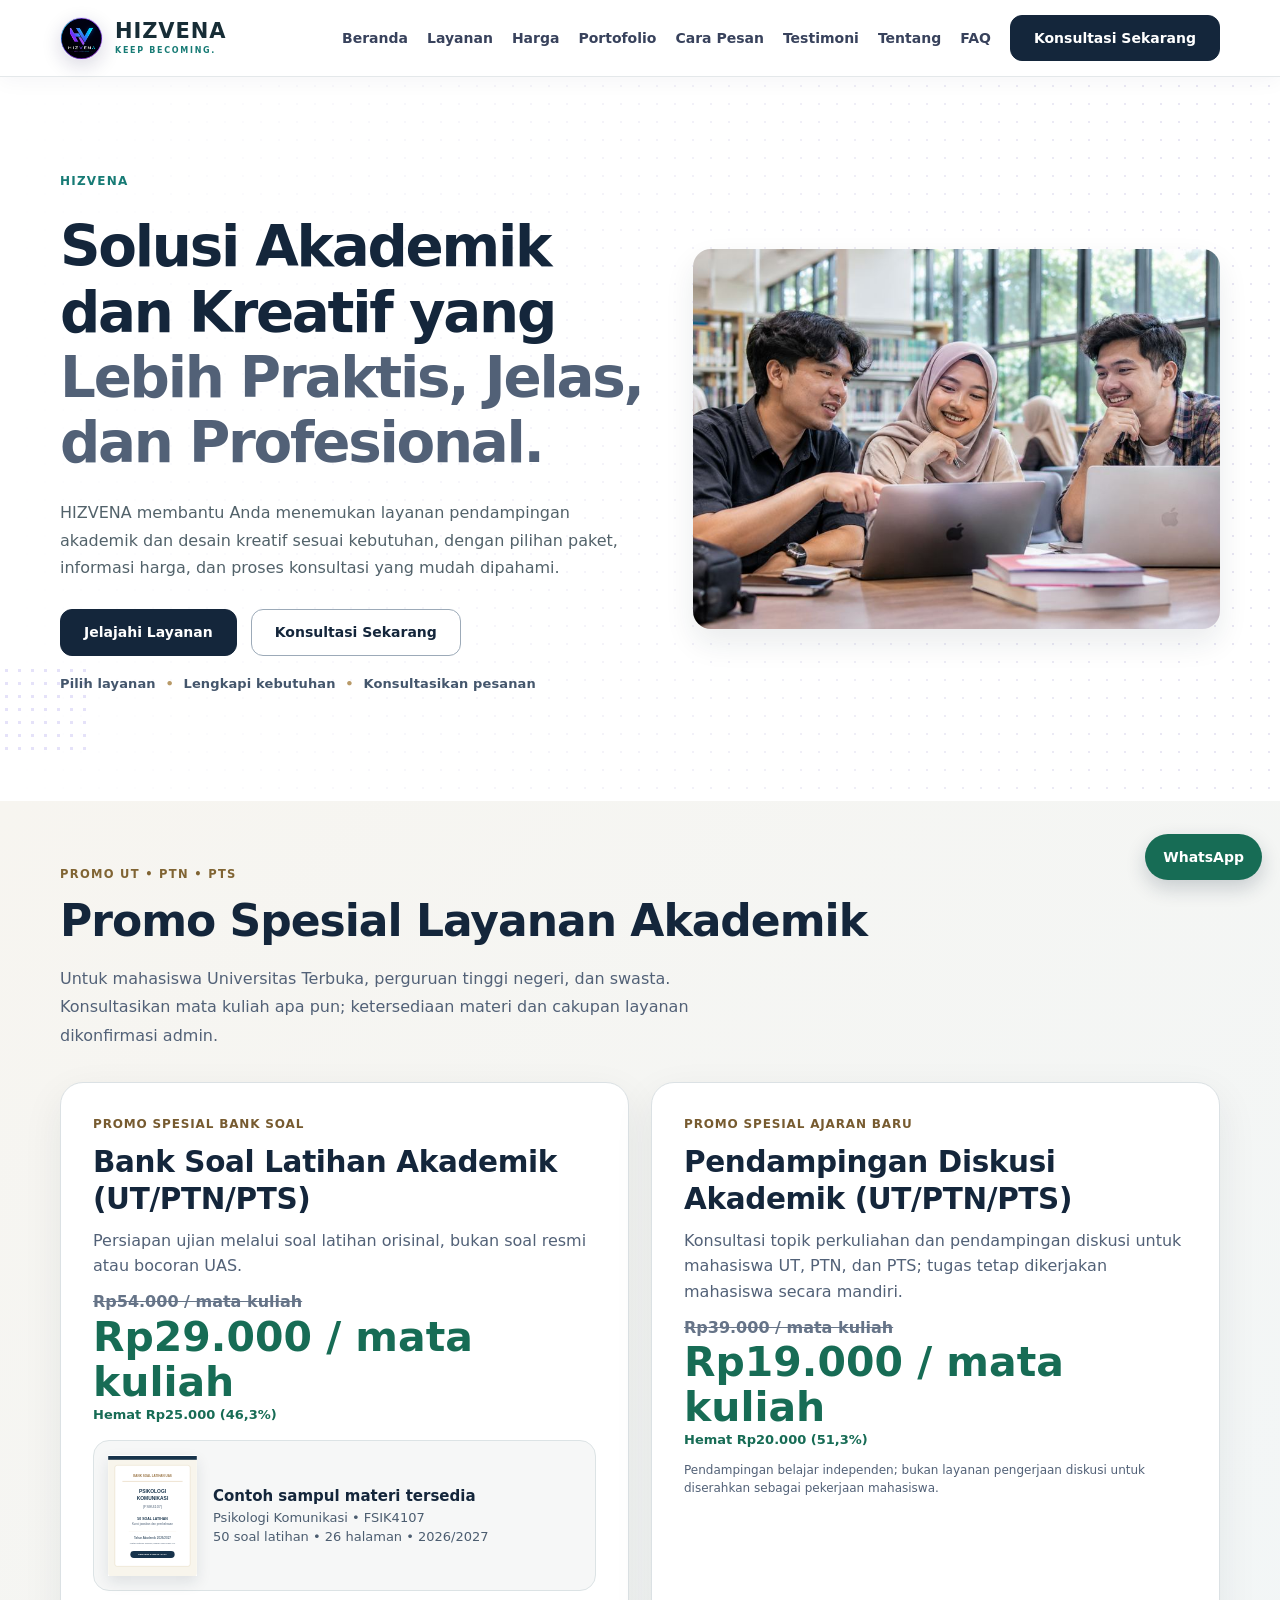
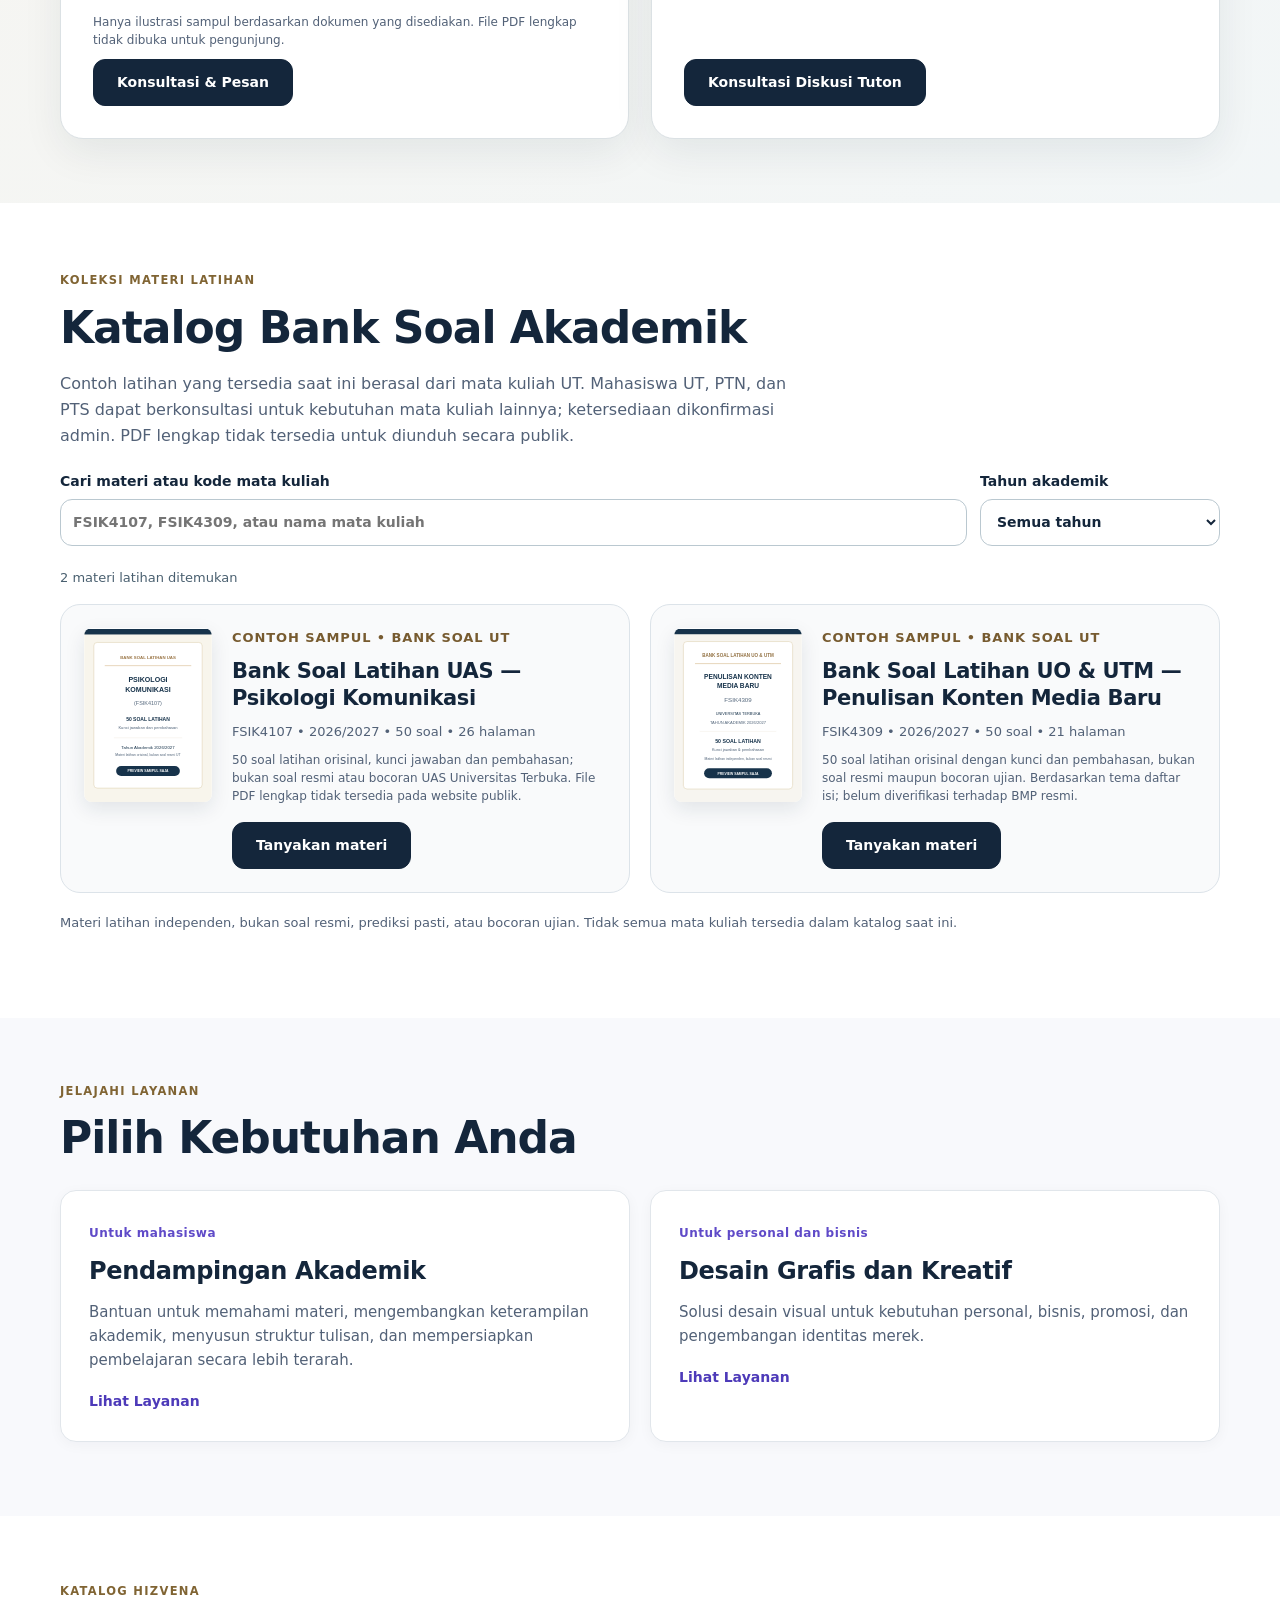
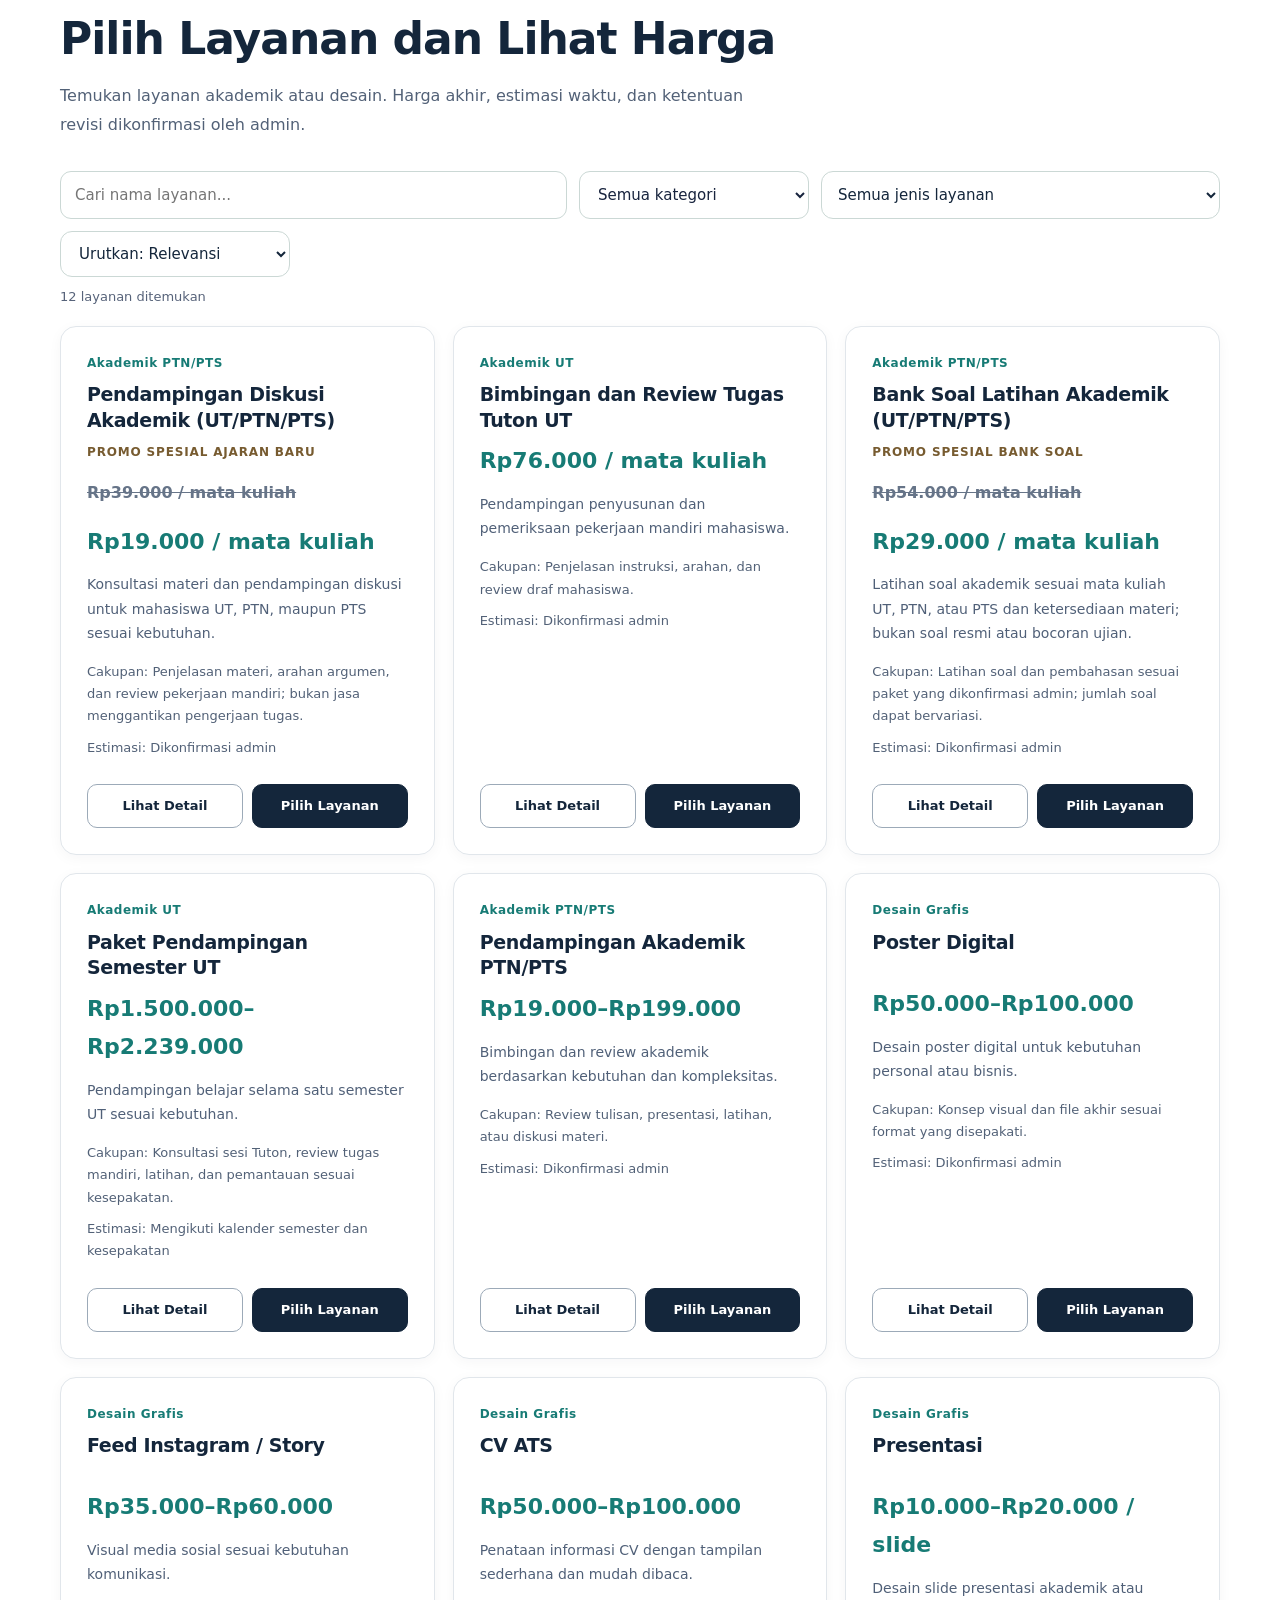
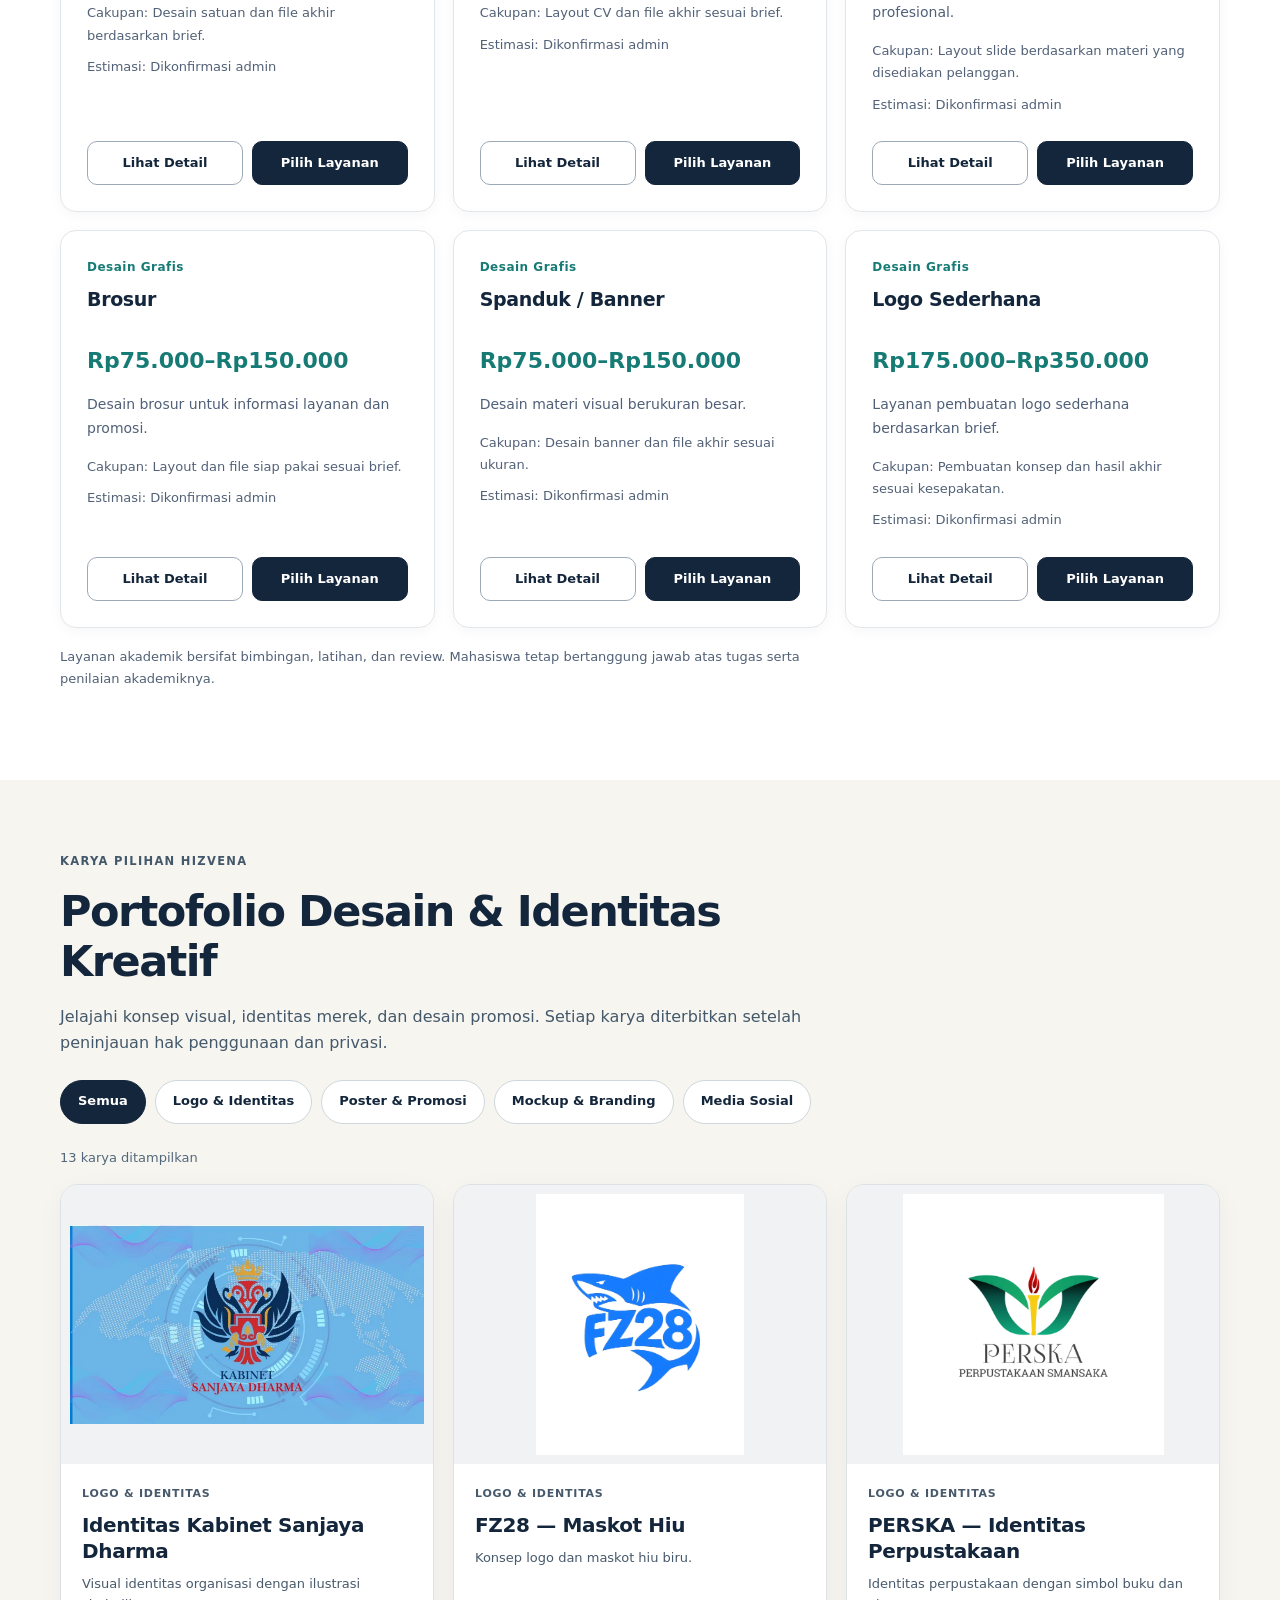
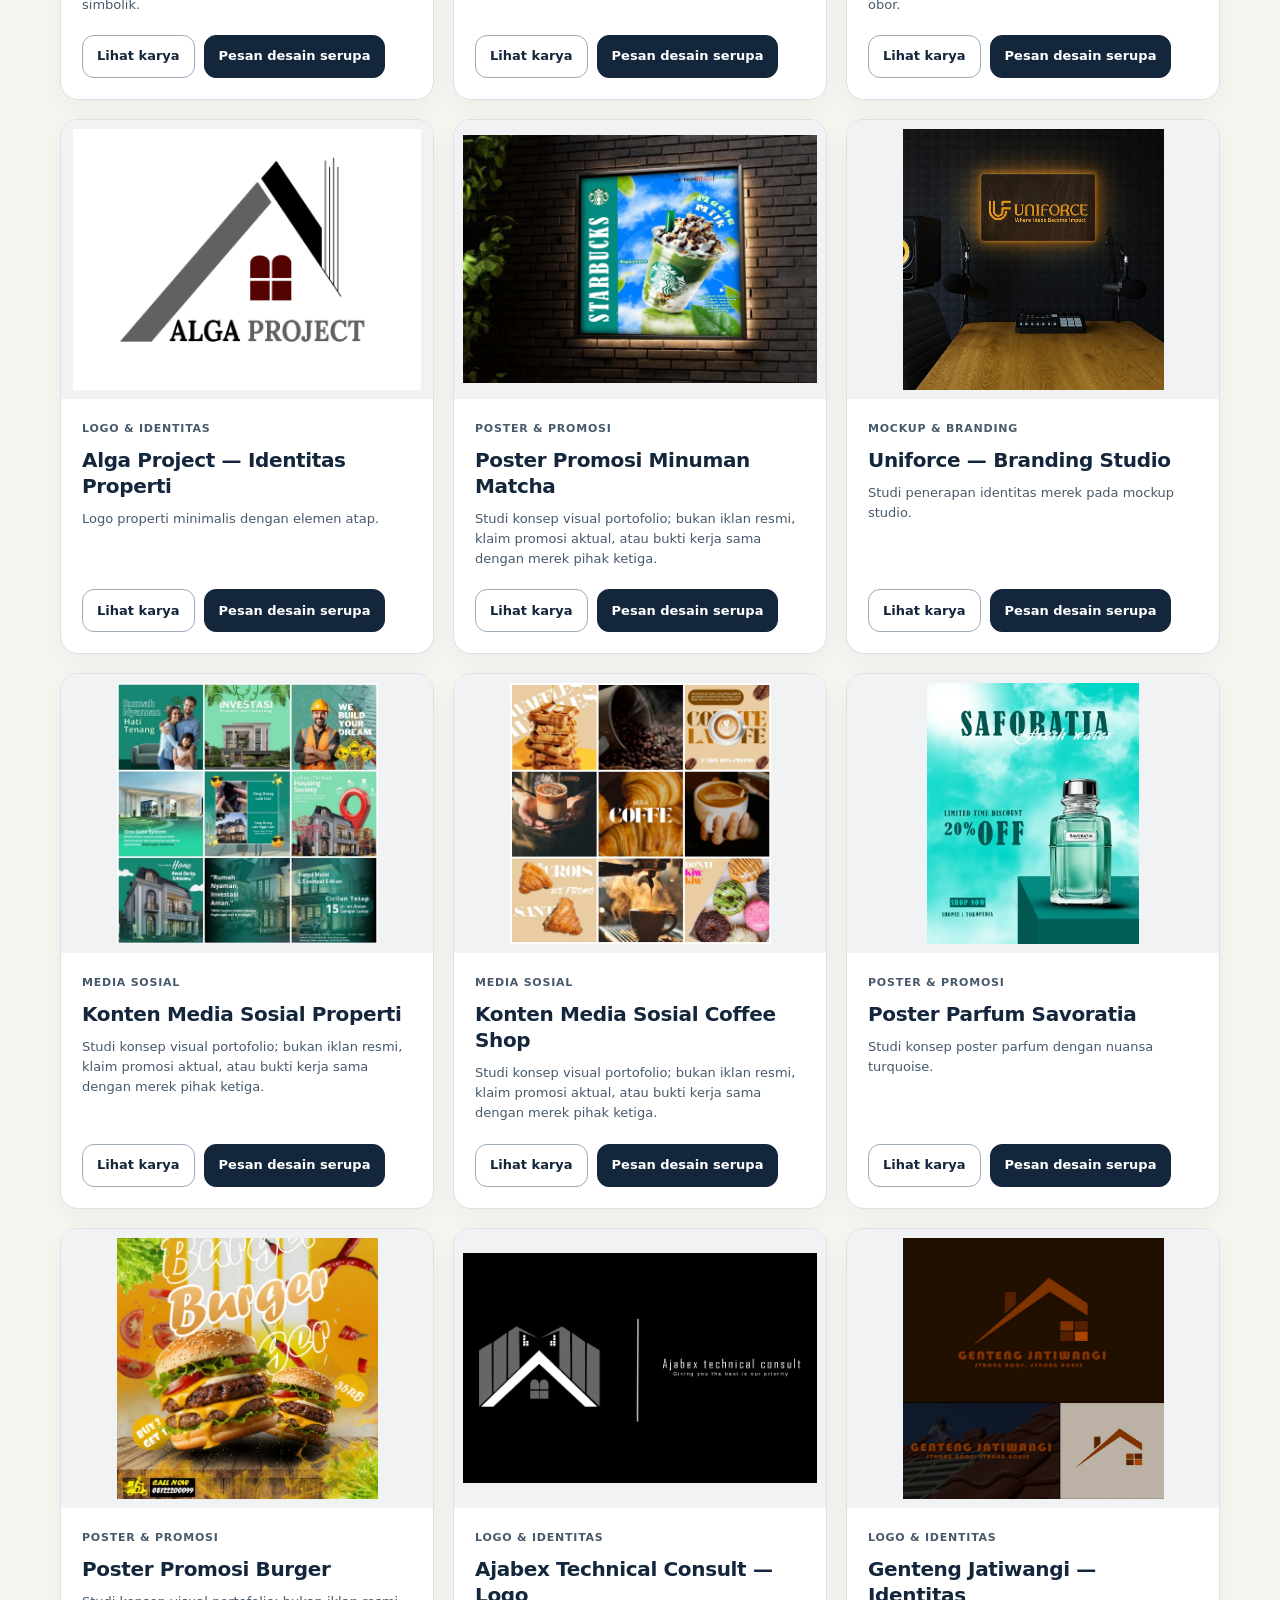
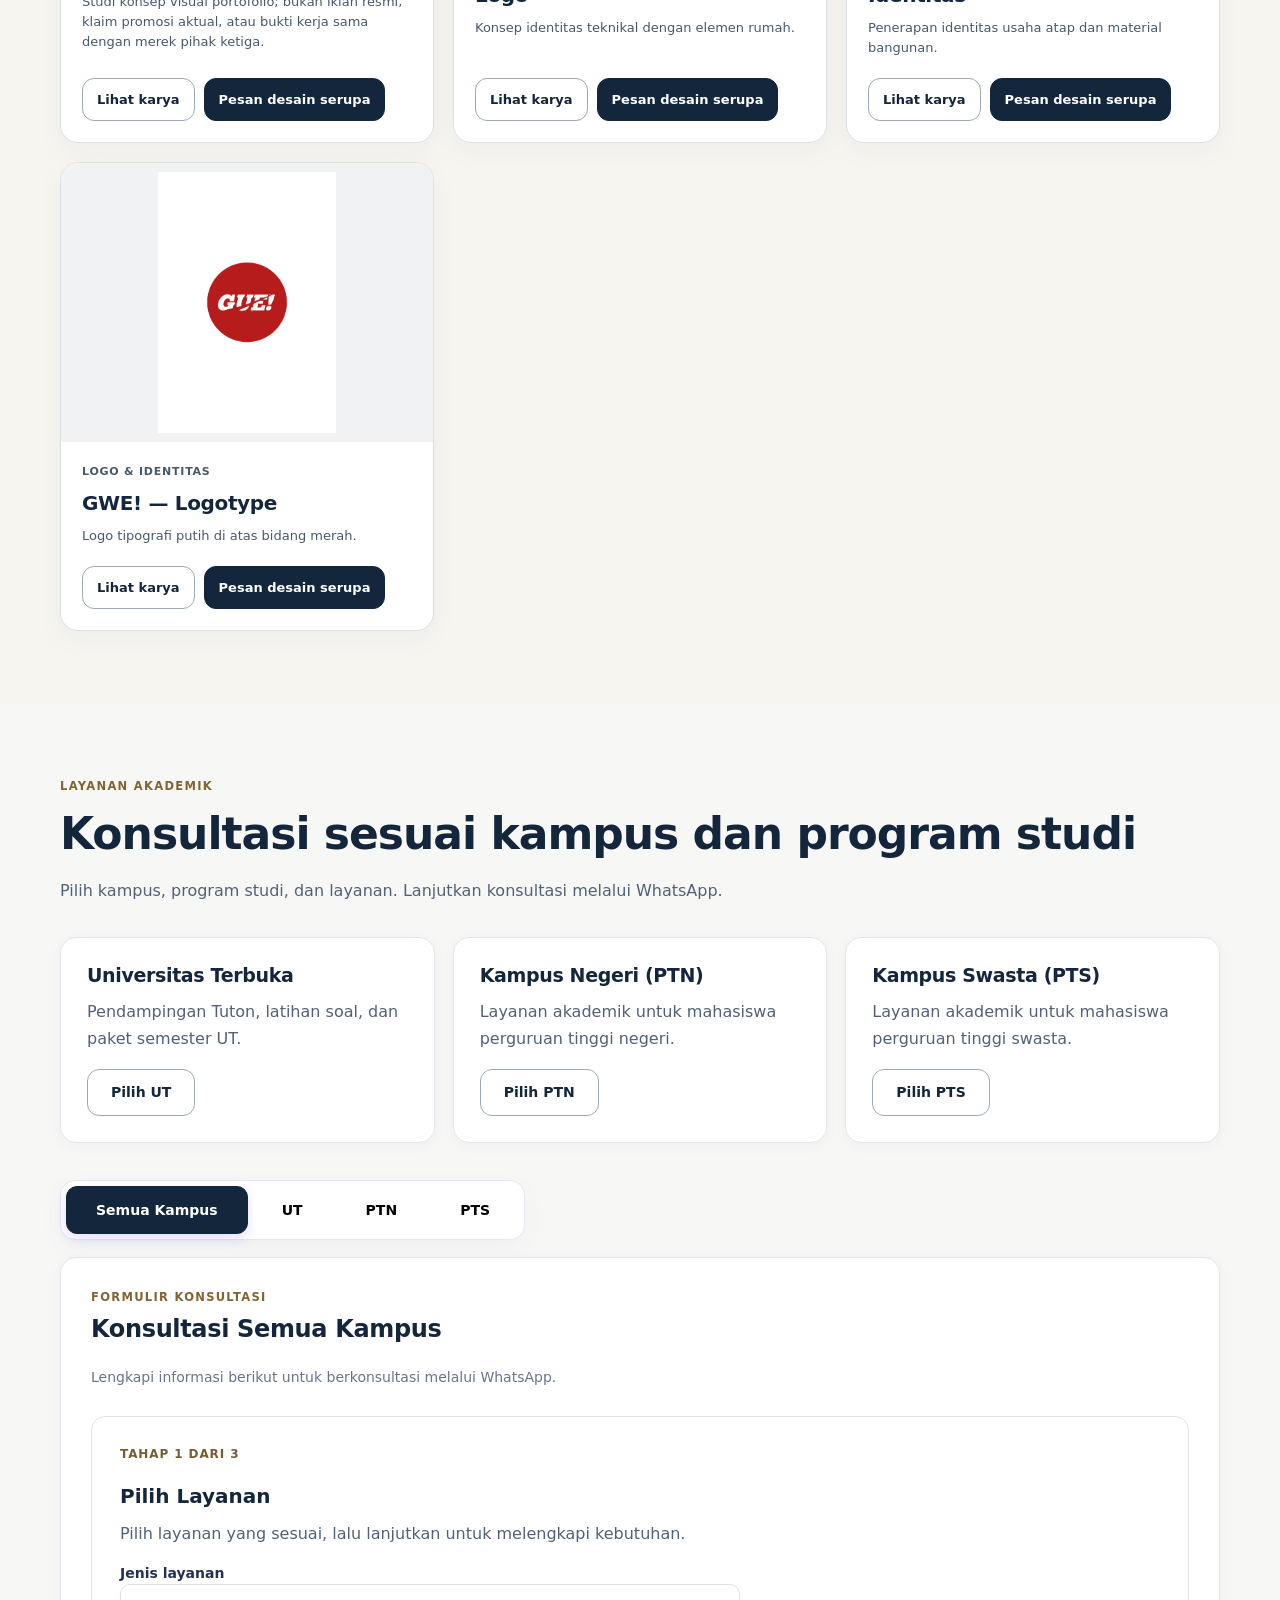
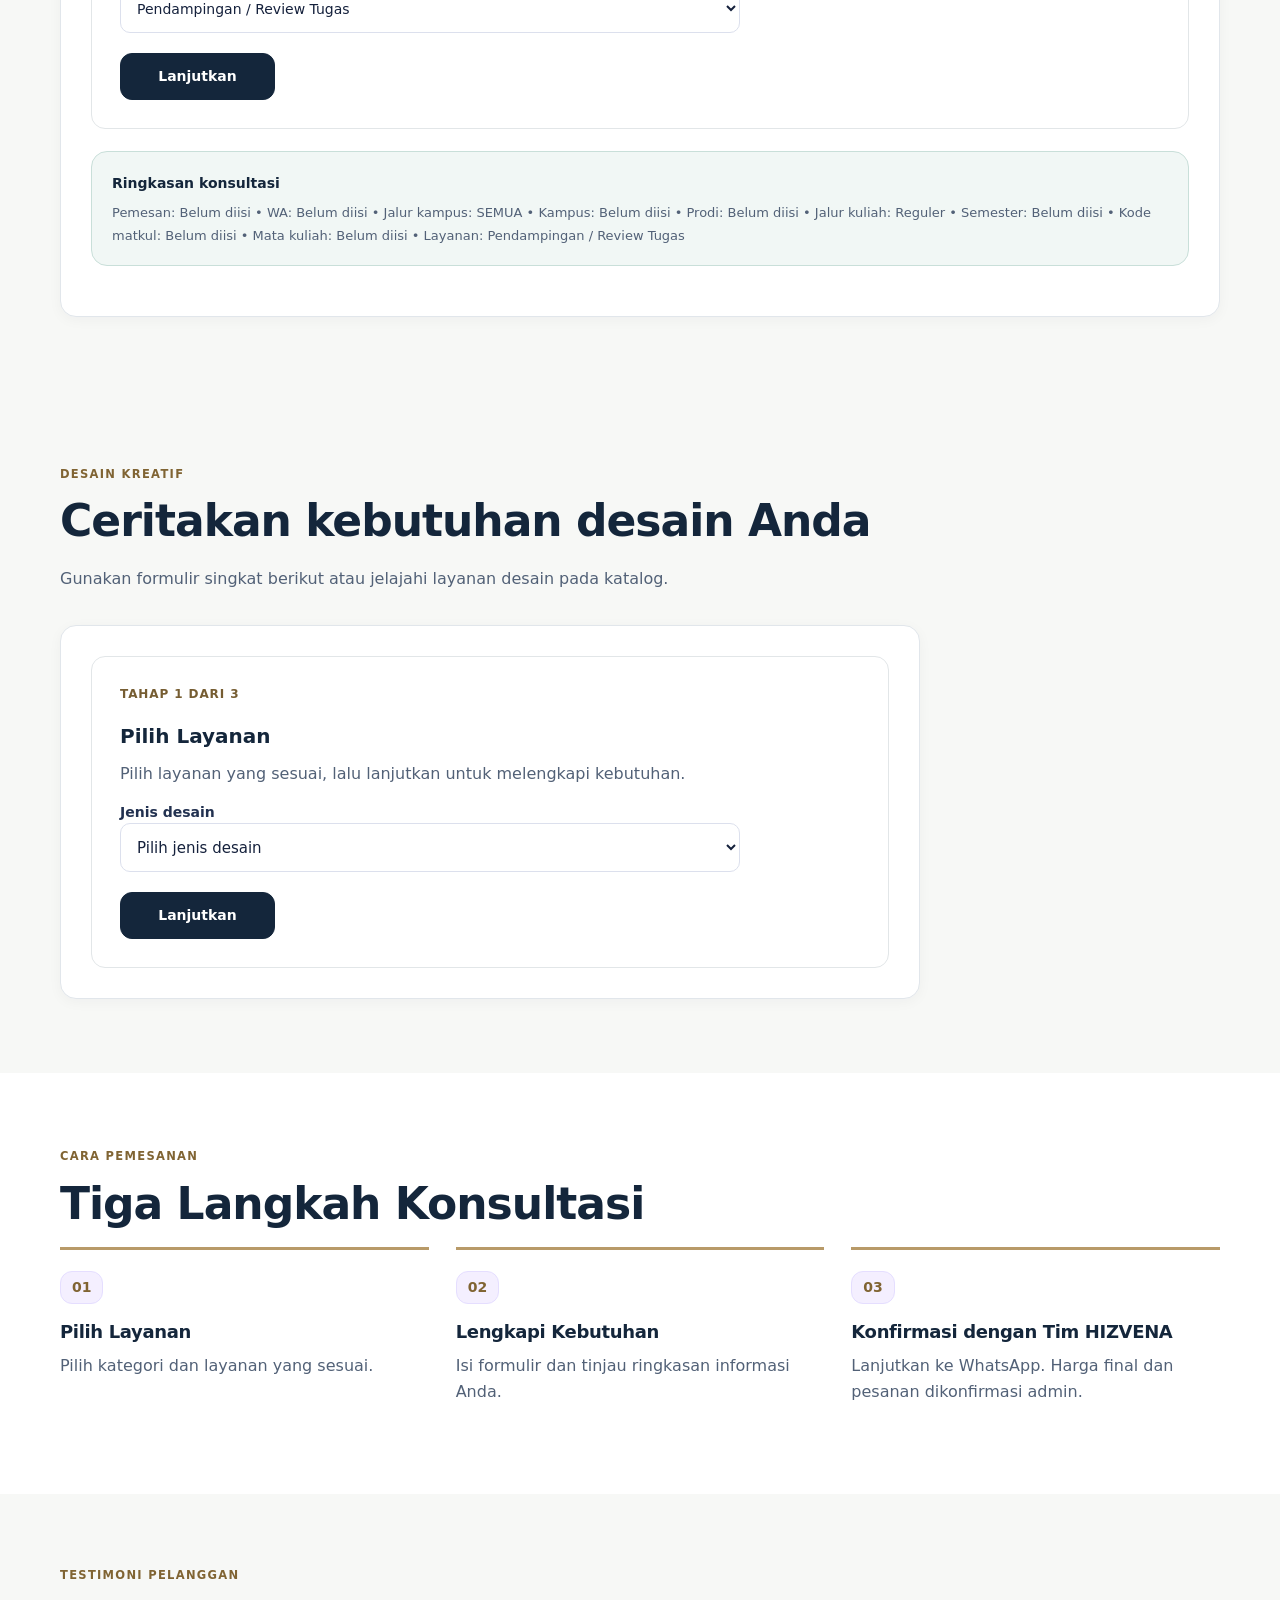
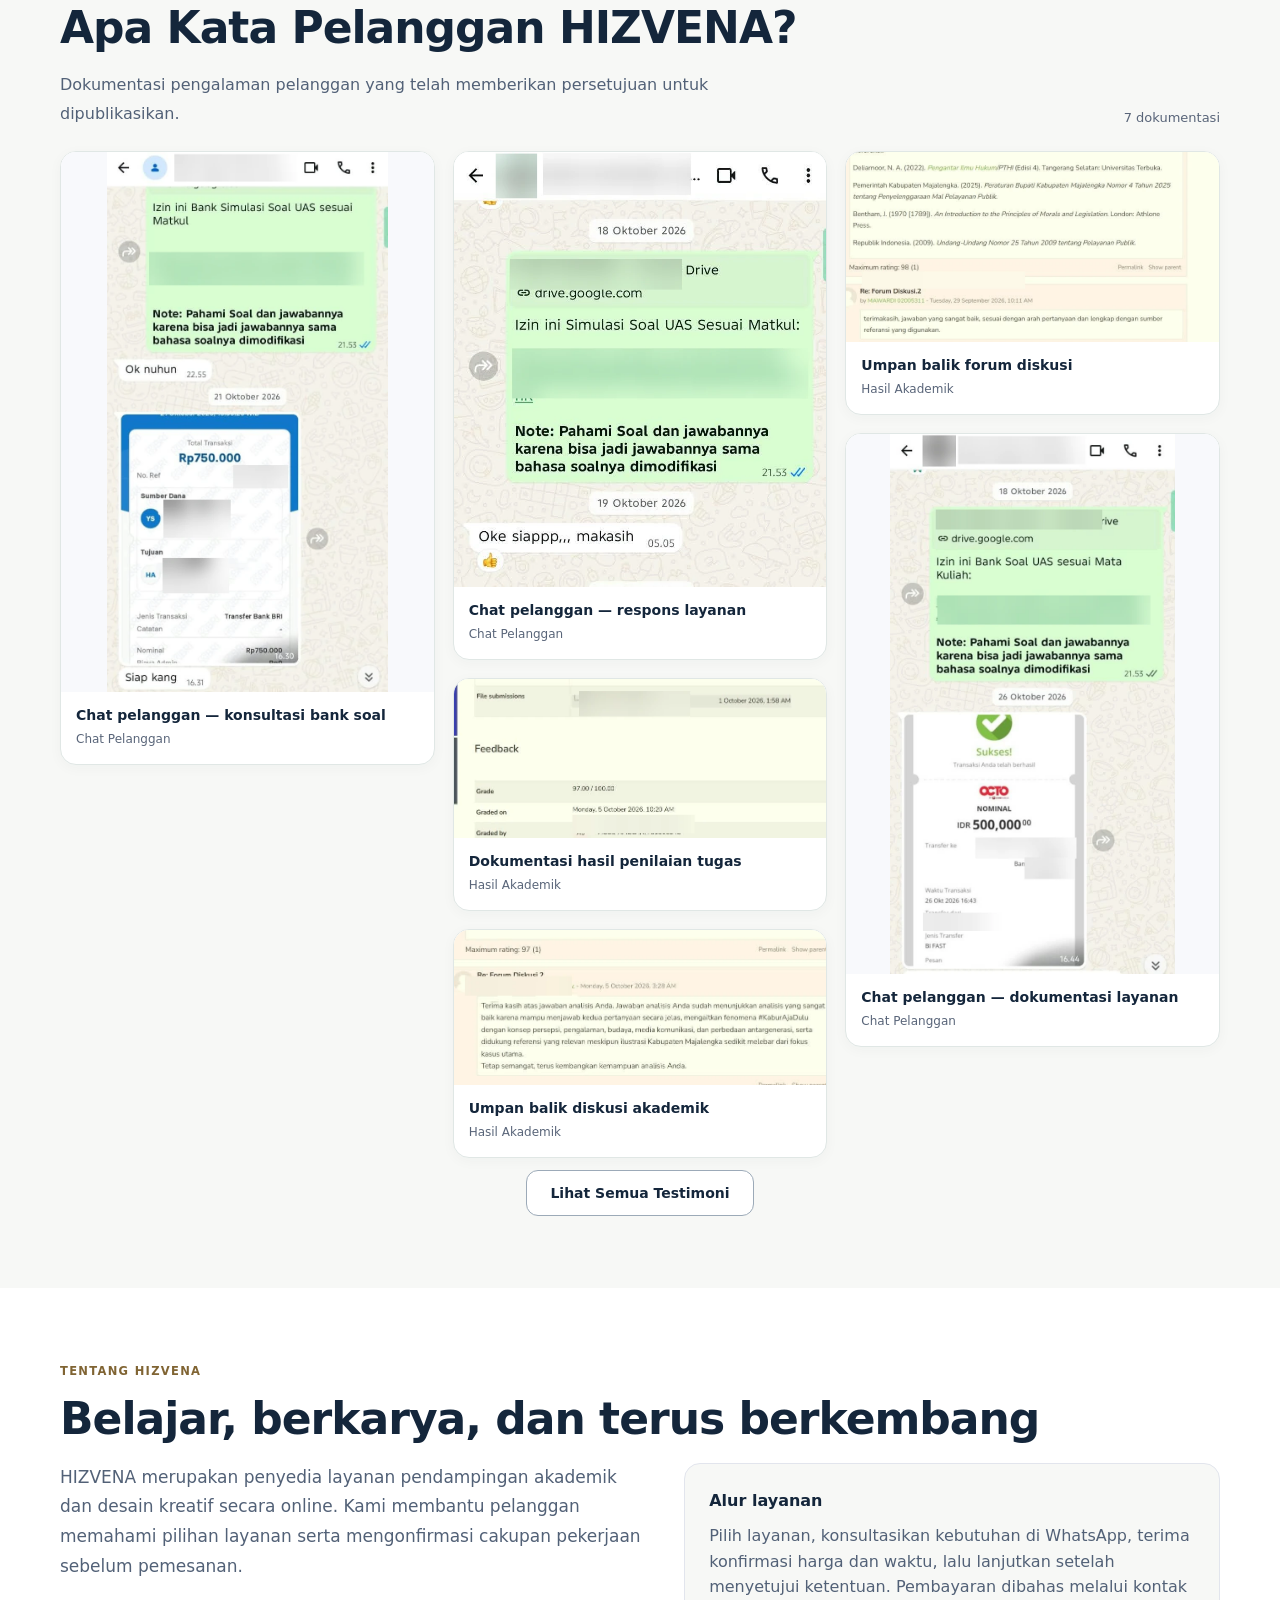
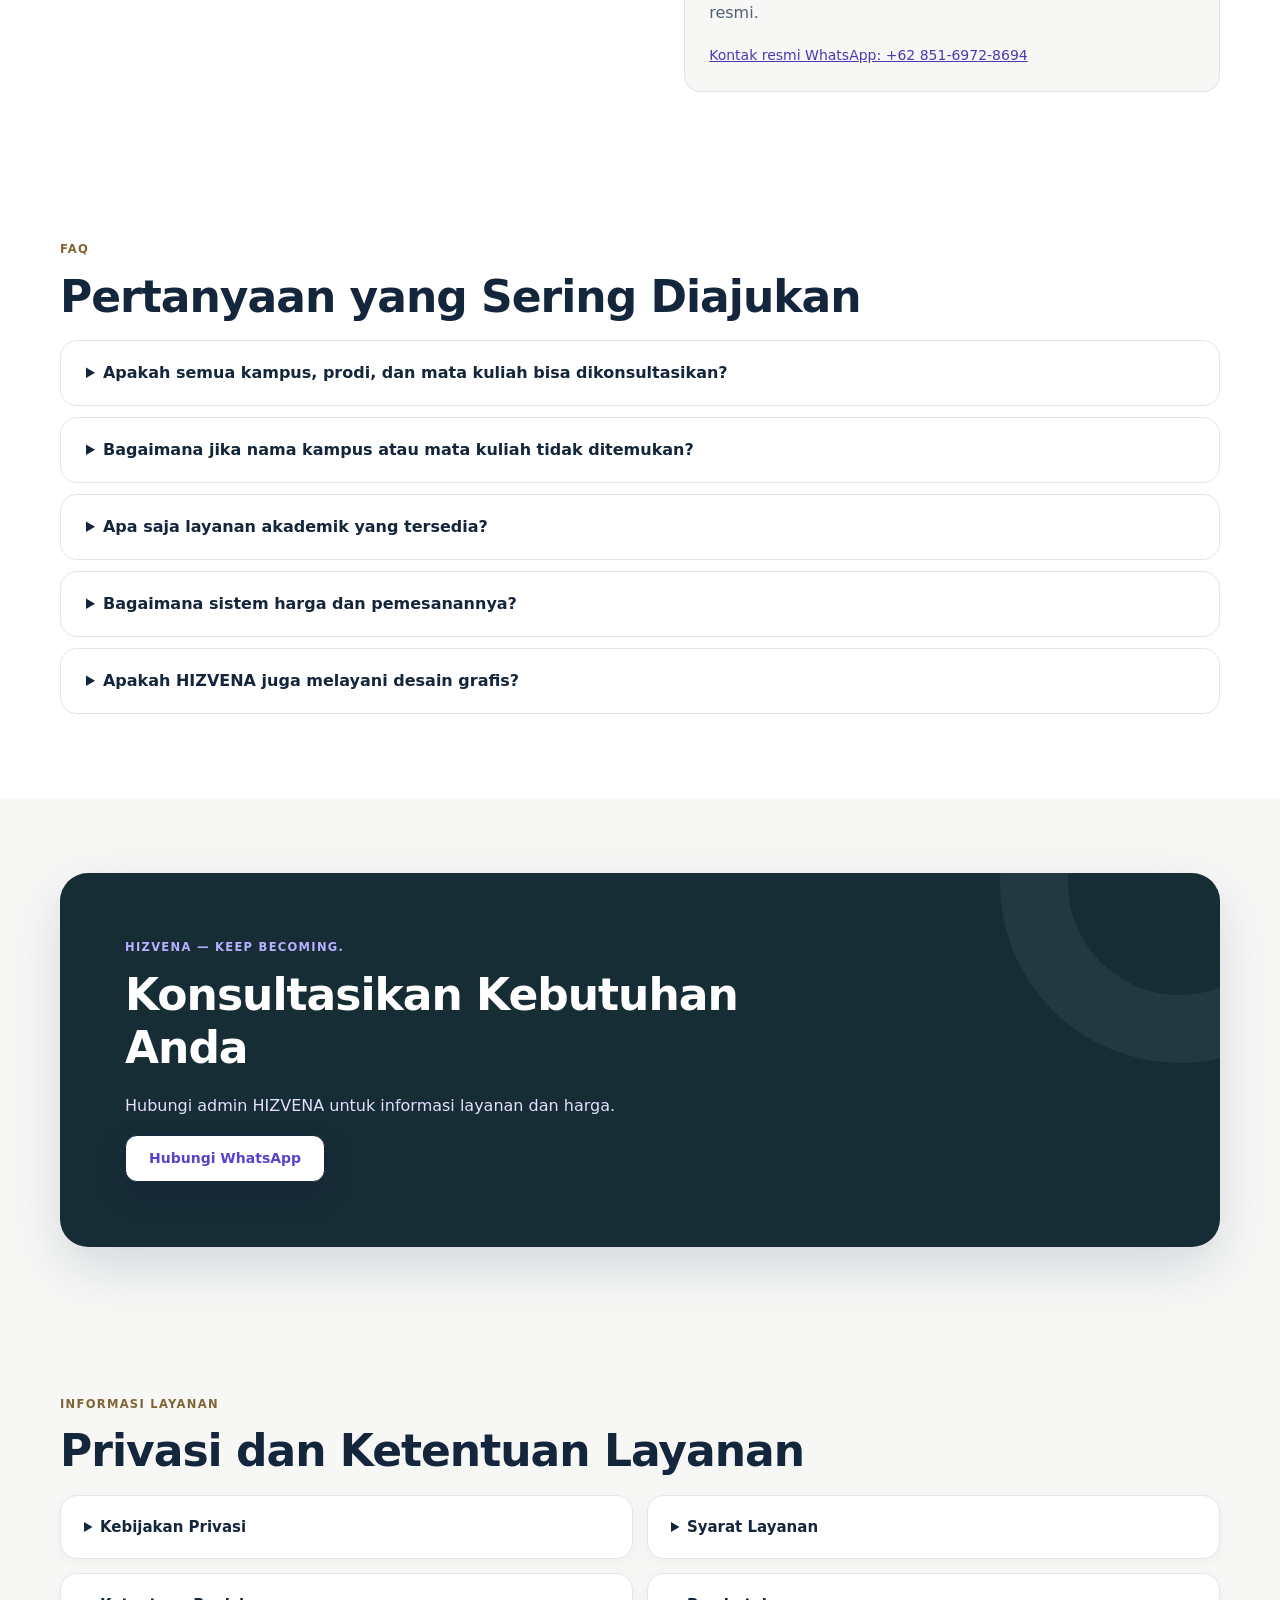
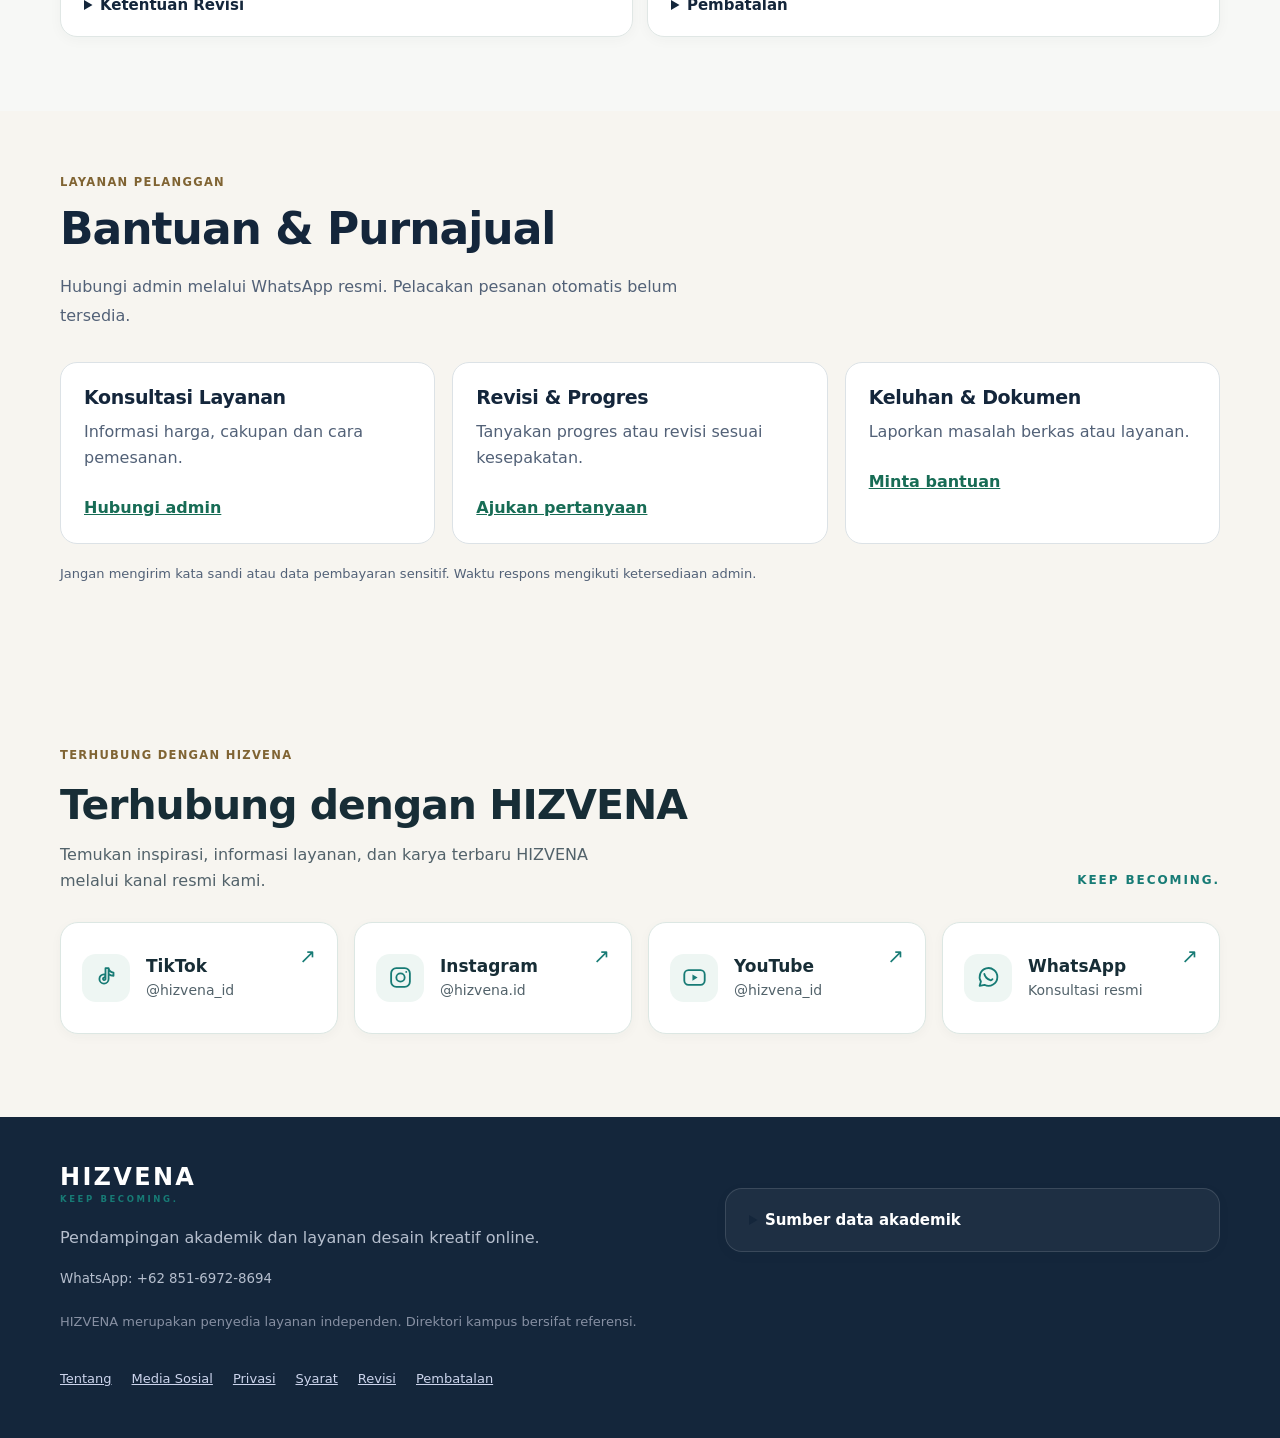
<file: index.html>
<!doctype html>
<html lang="id"><head><meta charset="utf-8"><meta name="viewport" content="width=device-width,initial-scale=1">
<title>HIZVENA — Layanan Akademik dan Desain Kreatif | KEEP BECOMING.</title>
<meta name="description" content="HIZVENA menyediakan pendampingan akademik dan desain kreatif. Jelajahi layanan dan konsultasikan kebutuhan melalui WhatsApp."><meta name="robots" content="index,follow"><link rel="canonical" href="https://hizvena.pages.dev/">
<meta name="theme-color" content="#14263B"><meta name="referrer" content="strict-origin-when-cross-origin"><link rel="preload" as="image" href="./assets/hero-campus-natural.jpg" fetchpriority="high"><link rel="icon" type="image/png" sizes="160x160" href="./assets/hizvena-favicon.png"><meta property="og:title" content="HIZVENA — KEEP BECOMING."><meta property="og:description" content="Pendampingan akademik dan desain kreatif dalam satu layanan online."><meta property="og:type" content="website"><meta property="og:url" content="https://hizvena.pages.dev/">
<style>
:root{--navy:#0b1020;--violet:#7c5cff;--gray:#5b6578;--pale:#f5f3ff;--cyan:#35d6ff}*{box-sizing:border-box}html{scroll-behavior:smooth}body{margin:0;color:var(--navy);background:#fff;font:16px/1.65 system-ui,-apple-system,Segoe UI,sans-serif}a{text-decoration:none;color:inherit}button,input,textarea,select{font:inherit}button{cursor:pointer}.wrap{width:min(1150px,92%);margin:auto}header{position:sticky;top:0;z-index:9;background:#fffd;border-bottom:1px solid #e9eaf5;backdrop-filter:blur(13px)}.nav{min-height:74px;display:flex;align-items:center;justify-content:space-between;gap:15px}.brand{font-size:25px;font-weight:900;letter-spacing:2px}.brand small{display:block;font-size:9px;letter-spacing:3px;line-height:1;color:var(--violet)}nav{display:flex;align-items:center;gap:20px;font-size:14px}nav a:hover{color:var(--violet)}.btn{display:inline-flex;align-items:center;justify-content:center;border:0;border-radius:14px;padding:12px 21px;font-weight:700;background:var(--violet);color:white;min-height:46px}.btn:hover{filter:brightness(.92)}.btn.secondary{background:white;color:var(--violet);border:1px solid #d9d2ff}.menu{display:none;border:1px solid #ddd;background:white;border-radius:10px;padding:8px 12px}.hero{padding:90px 0;background:radial-gradient(circle at 85% 25%,#ebe4ff,transparent 36%),linear-gradient(115deg,#fff,#f8f7ff)}.heroGrid{display:grid;grid-template-columns:1.2fr .8fr;gap:38px;align-items:center}.eyebrow{color:var(--violet);font-size:13px;font-weight:850;letter-spacing:2px;text-transform:uppercase}h1{font-size:clamp(39px,5.3vw,70px);line-height:1.13;letter-spacing:-2.2px;margin:13px 0 20px}h1 span{color:var(--violet)}h2{font-size:clamp(29px,3.5vw,45px);line-height:1.2;letter-spacing:-1px;margin:8px 0 17px}h3{line-height:1.25;margin:0 0 10px}p{margin:0 0 16px;color:var(--gray)}.hero p{font-size:18px}.actions{display:flex;gap:10px;flex-wrap:wrap;margin-top:23px}.pills{display:flex;flex-wrap:wrap;gap:8px;margin-top:25px}.pill{border:1px solid #e4e2f0;background:white;border-radius:99px;padding:7px 12px;font-size:13px}.photo{border-radius:32px;min-height:340px;background:linear-gradient(145deg,#151a3a,#7359cc 65%,#35d6ff);color:white;padding:35px;display:flex;flex-direction:column;justify-content:flex-end;box-shadow:0 25px 70px #41348c30;position:relative;overflow:hidden}.photo:before{content:"";position:absolute;width:260px;height:260px;border-radius:50%;border:65px solid #ffffff13;top:-80px;right:-60px}.photo b{font-size:35px;line-height:1.2;z-index:1}.photo em{font-size:13px;opacity:.8;z-index:1}section{padding:76px 0}section.alt{background:#f8f8fe}.intro{max-width:690px;margin-bottom:25px}.cards{display:grid;grid-template-columns:repeat(3,1fr);gap:18px}.card{background:white;border:1px solid #e9e8f2;border-radius:21px;padding:26px;box-shadow:0 8px 30px #09122d05}.card:hover{border-color:#cfc4ff}.card .symbol{font-size:32px}.card .price{font-size:26px;font-weight:850;color:var(--violet);line-height:1.3}.card small{color:var(--gray)}.card a{margin-top:12px}.features{display:grid;grid-template-columns:repeat(3,1fr);gap:14px}.feature{padding:16px;background:#f6f4ff;border-radius:15px;font-weight:650}.tabs{display:flex;gap:8px;flex-wrap:wrap;margin:22px 0}.tab{padding:11px 20px;background:white;border:1px solid #ddd9f2;border-radius:12px}.tab[aria-selected=true]{background:var(--violet);color:white}.form{background:white;border:1px solid #e5e4f0;border-radius:24px;padding:25px;box-shadow:0 12px 55px #101a3710}.fields{display:grid;grid-template-columns:repeat(2,1fr);gap:18px}.field{display:flex;flex-direction:column;gap:5px;font-weight:650;font-size:14px}.field input,.field select,.field textarea{border:1px solid #d9dce6;border-radius:11px;padding:12px;width:100%;background:white;color:var(--navy)}.field:focus-within input,.field:focus-within select,.field:focus-within textarea{outline:2px solid #c8b9ff}.full{grid-column:1/-1}.hint{font-size:13px;color:var(--gray);margin-top:14px}.listing{display:grid;grid-template-columns:repeat(3,1fr);gap:16px}.listing .card{display:flex;flex-direction:column}.listing .btn{margin-top:auto}.steps{display:grid;grid-template-columns:repeat(4,1fr);gap:18px}.step{border-top:3px solid var(--violet);padding-top:13px}.step b{color:var(--violet)}.testimonial{min-height:230px;background:var(--pale);border:1px dashed #c9c0ee;border-radius:20px;display:flex;flex-direction:column;align-items:center;justify-content:center;text-align:center;padding:22px}.testimonial span{font-size:32px;color:var(--violet)}details{background:white;border:1px solid #e7e7f1;border-radius:15px;padding:18px 22px;margin-bottom:11px}summary{font-weight:750;cursor:pointer}details p{margin-top:12px}footer{background:#0b1020;color:white;padding:50px 0}footer p,footer small{color:#b6bfce}footer .brand{color:white}.notice{font-size:13px;color:#778198;margin-top:20px}a:focus-visible,button:focus-visible{outline:3px solid var(--cyan);outline-offset:3px}@media(max-width:800px){.heroGrid{grid-template-columns:1fr}.photo{min-height:240px}.cards,.features,.listing{grid-template-columns:repeat(2,1fr)}.steps{grid-template-columns:repeat(2,1fr)}nav{display:none;position:absolute;top:74px;left:0;right:0;background:white;padding:20px;flex-direction:column;align-items:stretch;box-shadow:0 20px 20px #0001}nav.open{display:flex}.menu{display:inline-block}}@media(max-width:550px){.hero{padding:55px 0}.cards,.features,.listing,.steps,.fields{grid-template-columns:1fr}.wrap{width:min(92%,500px)}section{padding:55px 0}h1{letter-spacing:-1.4px}.photo{min-height:190px}.card{padding:22px}}
</style><link rel="stylesheet" href="./assets/design-v2.css"><link rel="stylesheet" href="./assets/directory-v3.css"><link rel="stylesheet" href="./assets/design-v4.css"><link rel="stylesheet" href="./assets/polish-v5.css"><link rel="stylesheet" href="./assets/signature-v6.css"><link rel="stylesheet" href="./assets/professional-v8.css"><link rel="stylesheet" href="./assets/final-v10.css"><link rel="stylesheet" href="./assets/public-v11.css"><link rel="stylesheet" href="./assets/testimonials-v12.css"><link rel="stylesheet" href="./assets/customer-ux-v13.css"><link rel="stylesheet" href="./assets/v17-premium.css"><link rel="stylesheet" href="./assets/v18-premium.css"><link rel="stylesheet" href="./assets/ut-promo-v18-2.css"><link rel="stylesheet" href="./assets/ut-library-v18-3.css"><link rel="stylesheet" href="./assets/portfolio-v18-5.css"></head><body>
<header><div class="wrap nav"><a class="brand" href="#top" aria-label="Beranda HIZVENA"><img src="./assets/hizvena-favicon.png" width="43" height="43" alt="" loading="eager" style="border-radius:50%;object-fit:cover;flex:none"><span>HIZVENA<small>KEEP BECOMING.</small></span></a><button class="menu" id="menu" aria-controls="nav" aria-label="Buka menu" aria-expanded="false"><span aria-hidden="true">☰</span></button><nav id="nav"><a href="#top">Beranda</a><a href="#layanan">Layanan</a><a href="#katalog">Harga</a><a href="#portofolio">Portofolio</a><a href="#cara-pemesanan">Cara Pesan</a><a id="testimonialNavLink" href="#testimoni" hidden>Testimoni</a><a href="#tentang">Tentang</a><a href="#faq">FAQ</a><a class="btn" href="https://wa.me/6285169728694" target="_blank" rel="noopener noreferrer">Konsultasi Sekarang</a></nav></div></header>
<main id="top"><div class="hero"><div class="wrap heroGrid"><div><div class="eyebrow">HIZVENA</div><h1>Solusi Akademik dan Kreatif yang<br><span>Lebih Praktis, Jelas, dan Profesional.</span></h1><p>HIZVENA membantu Anda menemukan layanan pendampingan akademik dan desain kreatif sesuai kebutuhan, dengan pilihan paket, informasi harga, dan proses konsultasi yang mudah dipahami.</p><div class="actions"><a class="btn" href="#katalog">Jelajahi Layanan</a><a class="btn secondary" href="https://wa.me/6285169728694" target="_blank" rel="noopener noreferrer">Konsultasi Sekarang</a></div><p class="v18-microcopy">Pilih layanan <span aria-hidden="true">•</span> Lengkapi kebutuhan <span aria-hidden="true">•</span> Konsultasikan pesanan</p></div><div class="hero-art" style="position:relative"><div class="photo photo-natural clean-hero" role="img" aria-label="Tiga mahasiswa Indonesia berdiskusi di perpustakaan kampus"></div></div></div></div>

<section id="ut-promo" class="ut-promo" aria-labelledby="ut-promo-title"><div class="wrap"><div class="eyebrow">PROMO UT • PTN • PTS</div><h2 id="ut-promo-title">Promo Spesial Layanan Akademik</h2><p class="intro">Untuk mahasiswa Universitas Terbuka, perguruan tinggi negeri, dan swasta. Konsultasikan mata kuliah apa pun; ketersediaan materi dan cakupan layanan dikonfirmasi admin.</p><p class="v18-error" data-promo-alert hidden>Harga promo belum dapat diverifikasi secara otomatis. Silakan konfirmasi harga terbaru dengan admin.</p><div class="ut-promo-grid">
<article class="ut-promo-card" data-promo-id="ut-bank"><span class="ut-promo-label">PROMO SPESIAL BANK SOAL</span><h3 data-promo-name>Bank Soal Latihan Akademik (UT/PTN/PTS)</h3><p>Persiapan ujian melalui soal latihan orisinal, bukan soal resmi atau bocoran UAS.</p><div><div class="ut-promo-old" data-promo-original>Rp54.000 / mata kuliah</div><div class="ut-promo-new" data-promo-price>Rp29.000 / mata kuliah</div><div class="ut-promo-save">Hemat Rp25.000 (46,3%)</div></div><div class="ut-preview"><img src="./assets/cover-fsik4107.svg" width="89" height="121" loading="lazy" alt="Pratinjau sampul Bank Soal Psikologi Komunikasi FSIK4107"><div class="ut-preview-detail"><strong>Contoh sampul materi tersedia</strong>Psikologi Komunikasi • FSIK4107<br>50 soal latihan • 26 halaman • 2026/2027</div></div><p class="ut-preview-note">Hanya ilustrasi sampul berdasarkan dokumen yang disediakan. File PDF lengkap tidak dibuka untuk pengunjung.</p><button class="btn" type="button" data-promo-action>Konsultasi &amp; Pesan</button></article>
<article class="ut-promo-card" data-promo-id="ut-diskusi"><span class="ut-promo-label">PROMO SPESIAL AJARAN BARU</span><h3 data-promo-name>Pendampingan Diskusi Akademik (UT/PTN/PTS)</h3><p>Konsultasi topik perkuliahan dan pendampingan diskusi untuk mahasiswa UT, PTN, dan PTS; tugas tetap dikerjakan mahasiswa secara mandiri.</p><div><div class="ut-promo-old" data-promo-original>Rp39.000 / mata kuliah</div><div class="ut-promo-new" data-promo-price>Rp19.000 / mata kuliah</div><div class="ut-promo-save">Hemat Rp20.000 (51,3%)</div></div><p class="ut-preview-note">Pendampingan belajar independen; bukan layanan pengerjaan diskusi untuk diserahkan sebagai pekerjaan mahasiswa.</p><button class="btn" type="button" data-promo-action>Konsultasi Diskusi Tuton</button></article>
</div></div></section>
<section id="ut-library" class="ut-library" aria-labelledby="ut-library-title"><div class="wrap"><div class="ut-library-header"><div class="eyebrow">KOLEKSI MATERI LATIHAN</div><h2 id="ut-library-title">Katalog Bank Soal Akademik</h2><p>Contoh latihan yang tersedia saat ini berasal dari mata kuliah UT. Mahasiswa UT, PTN, dan PTS dapat berkonsultasi untuk kebutuhan mata kuliah lainnya; ketersediaan dikonfirmasi admin. PDF lengkap tidak tersedia untuk diunduh secara publik.</p></div><div class="ut-library-tools"><label for="ut-library-query">Cari materi atau kode mata kuliah<input id="ut-library-query" type="search" placeholder="FSIK4107, FSIK4309, atau nama mata kuliah" autocomplete="off"></label><label for="ut-library-year">Tahun akademik<select id="ut-library-year"><option value="">Semua tahun</option></select></label></div><p id="ut-library-count" class="ut-library-count" role="status" aria-live="polite">Memuat daftar materi...</p><div id="ut-library-results" class="ut-library-results"><p class="ut-library-state">Memuat katalog sampul...</p></div><p class="ut-help-note">Materi latihan independen, bukan soal resmi, prediksi pasti, atau bocoran ujian. Tidak semua mata kuliah tersedia dalam katalog saat ini.</p></div></section>
<section class="service-paths" id="layanan"><div class="wrap"><div class="eyebrow">JELAJAHI LAYANAN</div><h2>Pilih Kebutuhan Anda</h2><div class="two-paths"><a class="path-card" href="#katalog" data-catalog-filter="akademik"><span>Untuk mahasiswa</span><h3>Pendampingan Akademik</h3><p>Bantuan untuk memahami materi, mengembangkan keterampilan akademik, menyusun struktur tulisan, dan mempersiapkan pembelajaran secara lebih terarah.</p><strong>Lihat Layanan</strong></a><a class="path-card" href="#katalog" data-catalog-filter="desain"><span>Untuk personal dan bisnis</span><h3>Desain Grafis dan Kreatif</h3><p>Solusi desain visual untuk kebutuhan personal, bisnis, promosi, dan pengembangan identitas merek.</p><strong>Lihat Layanan</strong></a></div></div></section>
<section id="katalog" class="catalog-section"><div class="wrap"><div class="eyebrow">KATALOG HIZVENA</div><h2>Pilih Layanan dan Lihat Harga</h2><p class="intro">Temukan layanan akademik atau desain. Harga akhir, estimasi waktu, dan ketentuan revisi dikonfirmasi oleh admin.</p><div class="catalog-controls"><label for="catalogQuery" class="sr-only">Cari layanan</label><input id="catalogQuery" type="search" placeholder="Cari nama layanan..." autocomplete="off"><label for="catalogCategory" class="sr-only">Kategori layanan</label><select id="catalogCategory"><option value="semua">Semua kategori</option><option value="akademik-ut">Akademik UT</option><option value="akademik-umum">Akademik PTN/PTS</option><option value="desain">Desain Grafis</option></select><label for="catalogType" class="sr-only">Jenis layanan</label><select id="catalogType"><option value="semua">Semua jenis layanan</option></select><label for="catalogSort" class="sr-only">Urutkan layanan</label><select id="catalogSort"><option value="relevansi">Urutkan: Relevansi</option><option value="harga-asc">Harga: Terendah</option><option value="harga-desc">Harga: Tertinggi</option><option value="nama">Nama: A–Z</option></select></div><p id="catalogCount" class="catalog-count" aria-live="polite"></p><p id="catalogLoadError" class="v18-error" role="alert" hidden>Daftar layanan belum dapat dimuat. Periksa koneksi internet atau hubungi WhatsApp HIZVENA.</p><div class="listing" id="catalogCards" aria-live="polite"></div><p class="catalog-footnote">Layanan akademik bersifat bimbingan, latihan, dan review. Mahasiswa tetap bertanggung jawab atas tugas serta penilaian akademiknya.</p></div></section>
<section class="portfolio-v17 portfolio-v18-5" id="portofolio" aria-labelledby="portfolioTitle"><div class="wrap"><div class="portfolio-head"><p class="eyebrow">KARYA PILIHAN HIZVENA</p><h2 id="portfolioTitle">Portofolio Desain &amp; Identitas Kreatif</h2><p>Jelajahi konsep visual, identitas merek, dan desain promosi. Setiap karya diterbitkan setelah peninjauan hak penggunaan dan privasi.</p></div><div id="portfolioFilters" class="portfolio-controls" role="group" aria-label="Filter kategori portofolio"></div><p id="portfolioCount" class="portfolio-count" role="status" aria-live="polite"></p><div id="portfolioGallery" class="portfolio-gallery"></div><div id="portfolioEmpty" class="portfolio-state"><h3>Koleksi portofolio dalam proses verifikasi</h3><p>Contoh karya asli sedang diperiksa untuk memastikan izin penggunaan dan keamanan informasi. Hubungi admin untuk menanyakan contoh desain sesuai kebutuhan Anda.</p><a class="btn secondary" href="https://wa.me/6285169728694?text=Halo%20Admin%20HIZVENA%2C%20saya%20ingin%20melihat%20contoh%20hasil%20desain." target="_blank" rel="noopener noreferrer">Tanyakan Portofolio</a></div><dialog id="portfolioDetail" class="portfolio-detail" aria-label="Detail karya"><div class="portfolio-detail-inner"><button type="button" class="portfolio-detail-close" data-detail-close>Tutup</button><div data-detail-body></div></div></dialog></div></section><section class="alt" id="akademik"><div id="program" class="anchor-target" aria-hidden="true"></div><div class="wrap"><div class="eyebrow">LAYANAN AKADEMIK</div><h2>Konsultasi sesuai kampus dan program studi</h2><p class="intro">Pilih kampus, program studi, dan layanan. Lanjutkan konsultasi melalui WhatsApp.</p><div class="cards"><div class="card"><h3>Universitas Terbuka</h3><p>Pendampingan Tuton, latihan soal, dan paket semester UT.</p><button class="btn secondary" data-mode="UT">Pilih UT</button></div><div class="card"><h3>Kampus Negeri (PTN)</h3><p>Layanan akademik untuk mahasiswa perguruan tinggi negeri.</p><button class="btn secondary" data-mode="PTN">Pilih PTN</button></div><div class="card"><h3>Kampus Swasta (PTS)</h3><p>Layanan akademik untuk mahasiswa perguruan tinggi swasta.</p><button class="btn secondary" data-mode="PTS">Pilih PTS</button></div></div><div class="tabs" role="tablist" aria-label="Pilih kategori kampus"><button class="tab" data-mode="SEMUA" role="tab" aria-selected="true">Semua Kampus</button><button class="tab" data-mode="UT" role="tab" aria-selected="false">UT</button><button class="tab" data-mode="PTN" role="tab" aria-selected="false">PTN</button><button class="tab" data-mode="PTS" role="tab" aria-selected="false">PTS</button></div><form class="form" id="consultForm">
<div class="form-grid-header"><span class="eyebrow">FORMULIR KONSULTASI</span></div>
<h3 id="formTitle">Konsultasi Kebutuhan Akademik</h3>
<p class="form-intro">Lengkapi informasi berikut untuk berkonsultasi melalui WhatsApp.</p>
<div class="fields">
<label class="field">Nama perguruan tinggi<input id="campus" value="Universitas Terbuka" placeholder="Ketik nama universitas..." autocomplete="off" required></label>

<label class="field">Program studi<input id="programStudy" placeholder="Cari program studi kampus" autocomplete="off" required></label>
<label class="field">Jalur perkuliahan<select id="pathway" required><option value="Reguler">Reguler</option><option value="RPL / Alih Kredit">RPL / Alih Kredit</option><option value="Non-Reguler / Lainnya">Non-Reguler / Lainnya</option></select></label>
<label class="field">Semester<select id="semester" required><option value="">Pilih semester</option></select></label>
<label class="field">Kode mata kuliah (opsional)<input id="courseCode" placeholder="Contoh: ISIP..." maxlength="30" autocomplete="off"></label>
<label class="field full" id="courseField">Mata kuliah / topik (jika relevan)<input id="course" placeholder="Cari mata kuliah atau tulis manual" autocomplete="off"></label>
<label class="field full">Jenis layanan<select id="service" required></select></label>
<label class="field">Tenggat yang diharapkan (opsional)<input id="academicDeadline" type="date"></label><label class="field full">Rincian kebutuhan<textarea id="details" rows="3" placeholder="Tuliskan kebutuhan, instruksi, atau informasi lain untuk admin"></textarea></label>
</div>
<p class="hint">Direktori kampus adalah data referensi. Jika belum ditemukan, tuliskan manual untuk dikonfirmasi admin.</p>
<button class="btn" type="submit">Tinjau Konsultasi Akademik</button>
</form></div></section>
<section class="alt" id="desain"><div class="wrap"><div class="eyebrow">DESAIN KREATIF</div><h2>Ceritakan kebutuhan desain Anda</h2><p class="intro">Gunakan formulir singkat berikut atau jelajahi layanan desain pada katalog.</p><form class="form design-form" id="designConsultForm"><div class="fields"><label class="field">Nama pemesan<input name="customerName" required minlength="2" maxlength="100" autocomplete="name" placeholder="Nama lengkap"></label><label class="field">Nomor WhatsApp<input name="customerWhatsApp" type="tel" required autocomplete="tel" inputmode="tel" placeholder="08xxxxxxxxxx"></label><label class="field full">Jenis desain<select name="designType" id="designType" required><option value="">Pilih jenis desain</option></select></label><label class="field">Ukuran atau platform (opsional)<input name="designPlatform" maxlength="160" placeholder="Contoh: Feed Instagram"></label><label class="field">Tenggat yang diharapkan (opsional)<input name="designDeadline" type="date"></label><label class="field full">Materi, konsep, dan referensi desain<textarea name="designDetails" required rows="3" maxlength="2000" placeholder="Jelaskan materi dan referensi yang Anda miliki"></textarea></label></div><p class="hint">File referensi desain dapat dikirim langsung melalui WhatsApp setelah konsultasi dibuka. Website tidak mengunggah atau menyimpan berkas.</p><button class="btn" type="submit">Tinjau dan Lanjutkan ke WhatsApp</button><div id="designPreview" class="design-preview" hidden aria-live="polite"></div></form></div></section>
<dialog id="orderReviewDialog" class="journey-dialog" aria-labelledby="orderReviewTitle"><div class="journey-review">
<div class="review-head"><div><p class="eyebrow">KONSULTASI HIZVENA</p><h2 id="orderReviewTitle">Ringkasan Konsultasi</h2></div><button type="button" id="orderReviewClose" class="review-close" aria-label="Tutup ringkasan">Tutup</button></div>
<p id="orderReviewNotice">Periksa data sebelum membuka WhatsApp. Harga akhir dan pesanan dikonfirmasi admin.</p>
<dl id="orderReviewData" class="review-data"></dl>
<div class="review-actions"><button id="orderReviewEdit" class="btn secondary" type="button">Ubah Informasi</button><button id="orderReviewContinue" class="btn" type="button">Lanjutkan ke WhatsApp</button></div>
</div></dialog><dialog id="catalogDialog" class="catalog-dialog" aria-labelledby="catalogDialogTitle"><div class="dialog-inner"><button id="catalogClose" type="button" class="dialog-close" aria-label="Tutup detail layanan">Tutup</button><p id="catalogDialogCategory" class="eyebrow"></p><h2 id="catalogDialogTitle"></h2><p id="catalogDialogPrice" class="dialog-price"></p><p id="catalogDialogDescription"></p><dl class="catalog-facts"><div><dt>Cakupan layanan</dt><dd id="catalogDialogScope"></dd></div><div><dt>Estimasi waktu</dt><dd id="catalogDialogDuration"></dd></div><div><dt>Ketentuan revisi</dt><dd id="catalogDialogRevision"></dd></div></dl><button id="catalogDialogContact" type="button" class="btn">Pilih Layanan</button></div></dialog>
<section id="cara-pemesanan"><div class="wrap"><div class="eyebrow">CARA PEMESANAN</div><h2>Tiga Langkah Konsultasi</h2><div class="steps"><div class="step"><b>01</b><h3>Pilih Layanan</h3><p>Pilih kategori dan layanan yang sesuai.</p></div><div class="step"><b>02</b><h3>Lengkapi Kebutuhan</h3><p>Isi formulir dan tinjau ringkasan informasi Anda.</p></div><div class="step"><b>03</b><h3>Konfirmasi dengan Tim HIZVENA</h3><p>Lanjutkan ke WhatsApp. Harga final dan pesanan dikonfirmasi admin.</p></div></div></div></section>

<section class="alt testimonial-section" id="testimoni" hidden aria-labelledby="testimonialsTitle">
<div class="wrap">
  <div class="testimonial-heading"><div><p class="eyebrow">TESTIMONI PELANGGAN</p><h2 id="testimonialsTitle">Apa Kata Pelanggan HIZVENA?</h2><p class="intro">Dokumentasi pengalaman pelanggan yang telah memberikan persetujuan untuk dipublikasikan.</p></div><span class="testimonial-count" id="testimonialCount"></span></div>
  <div class="testimonial-gallery" id="testimonialGallery"></div>
  <div class="testimonial-more-row"><button type="button" id="testimonialMore" class="btn secondary" hidden>Lihat Semua Testimoni</button></div>
</div></section>
<dialog id="testimonialLightbox" class="testimonial-lightbox" aria-labelledby="testimonialLightboxTitle">
 <div class="testimonial-viewer">
  <div class="testimonial-viewer-header"><strong id="testimonialLightboxTitle">Testimoni HIZVENA</strong><button type="button" id="testimonialLightboxClose" aria-label="Tutup gambar">Tutup</button></div>
  <div class="testimonial-viewer-body"><button type="button" id="testimonialPrev" aria-label="Gambar sebelumnya">Sebelumnya</button><div class="testimonial-full-image"><img id="testimonialFullImage" alt=""><p id="testimonialFullCaption"></p></div><button type="button" id="testimonialNext" aria-label="Gambar selanjutnya">Berikutnya</button></div>
  <p class="testimonial-viewer-help">Gunakan tombol panah untuk berpindah gambar. Tekan Esc untuk menutup.</p>
 </div>
</dialog>
<section id="tentang"><div class="wrap"><div class="eyebrow">TENTANG HIZVENA</div><h2>Belajar, berkarya, dan terus berkembang</h2><div class="about-grid"><p>HIZVENA merupakan penyedia layanan pendampingan akademik dan desain kreatif secara online. Kami membantu pelanggan memahami pilihan layanan serta mengonfirmasi cakupan pekerjaan sebelum pemesanan.</p><div class="about-note"><strong>Alur layanan</strong><p>Pilih layanan, konsultasikan kebutuhan di WhatsApp, terima konfirmasi harga dan waktu, lalu lanjutkan setelah menyetujui ketentuan. Pembayaran dibahas melalui kontak resmi.</p><a href="https://wa.me/6285169728694" target="_blank" rel="noopener">Kontak resmi WhatsApp: +62 851-6972-8694</a></div></div></div></section><section id="faq"><div class="wrap"><div class="eyebrow">FAQ</div><h2>Pertanyaan yang Sering Diajukan</h2><details><summary>Apakah semua kampus, prodi, dan mata kuliah bisa dikonsultasikan?</summary><p>Mahasiswa UT, PTN, dan PTS dapat mengajukan kebutuhan. Ketersediaan layanan diperiksa admin sebelum order.</p></details><details><summary>Bagaimana jika nama kampus atau mata kuliah tidak ditemukan?</summary><p>Masukkan nama atau kode secara manual dan lanjutkan konsultasi WhatsApp untuk verifikasi.</p></details><details><summary>Apa saja layanan akademik yang tersedia?</summary><p>Diskusi dan tugas Tuton UT, bank soal latihan HOTS, paket semester UT, review tulisan dan presentasi, konsultasi penelitian, serta bimbingan akademik lainnya.</p></details><details><summary>Bagaimana sistem harga dan pemesanannya?</summary><p>Pilih layanan, kirim rincian melalui WhatsApp, lalu admin mengonfirmasi ruang lingkup, biaya, tenggat, serta langkah pembayaran.</p></details><details><summary>Apakah HIZVENA juga melayani desain grafis?</summary><p>Ya, termasuk poster, feed/story Instagram, CV ATS, slide presentasi, brosur, spanduk dan logo sederhana.</p></details></div></section>
<section class="alt"><div class="wrap"><div class="final-cta"><div class="eyebrow" style="color:#b8afff">HIZVENA — KEEP BECOMING.</div><h2>Konsultasikan Kebutuhan Anda</h2><p>Hubungi admin HIZVENA untuk informasi layanan dan harga.</p><a class="btn" href="https://wa.me/6285169728694" target="_blank" rel="noopener">Hubungi WhatsApp</a></div></div></section><section class="alt" id="ketentuan"><div class="wrap"><div class="eyebrow">INFORMASI LAYANAN</div><h2>Privasi dan Ketentuan Layanan</h2><div class="policy-grid"><details id="privasi"><summary>Kebijakan Privasi</summary><p>Formulir publik menyiapkan pesan untuk WhatsApp. Informasi yang kamu isi tidak disimpan oleh formulir website. Setelah membuka WhatsApp, data diproses melalui layanan WhatsApp sesuai kebijakannya. Jangan kirim informasi sensitif yang tidak diperlukan.</p></details><details id="syarat"><summary>Syarat Layanan</summary><p>Penawaran harga, jadwal, hasil pekerjaan, dan cakupan layanan baru berlaku setelah dikonfirmasi admin. Pendampingan akademik ditujukan untuk belajar, latihan, dan peninjauan; bukan pengerjaan ujian atau tugas yang harus dinilai sebagai karya sendiri.</p></details><details id="revisi"><summary>Ketentuan Revisi</summary><p>Jumlah revisi dan cakupannya disepakati sebelum pekerjaan dimulai. Permintaan di luar lingkup awal dapat memengaruhi biaya dan waktu pengerjaan.</p></details><details id="pembatalan"><summary>Pembatalan</summary><p>Pembatalan dan kemungkinan pengembalian dana bergantung pada tahap pekerjaan dan kesepakatan tertulis yang telah dibuat dengan admin. Tanyakan ketentuan sebelum melakukan pembayaran.</p></details></div></div></section>
<section id="bantuan" class="ut-help" aria-labelledby="ut-help-title"><div class="wrap"><div class="eyebrow">LAYANAN PELANGGAN</div><h2 id="ut-help-title">Bantuan &amp; Purnajual</h2><p class="intro">Hubungi admin melalui WhatsApp resmi. Pelacakan pesanan otomatis belum tersedia.</p><div class="ut-help-grid"><article class="ut-help-card"><h3>Konsultasi Layanan</h3><p>Informasi harga, cakupan dan cara pemesanan.</p><a href="https://wa.me/6285169728694?text=Halo%20Admin%20HIZVENA%2C%20saya%20ingin%20konsultasi%20layanan." target="_blank" rel="noopener noreferrer">Hubungi admin</a></article><article class="ut-help-card"><h3>Revisi &amp; Progres</h3><p>Tanyakan progres atau revisi sesuai kesepakatan.</p><a href="https://wa.me/6285169728694?text=Halo%20Admin%20HIZVENA%2C%20saya%20ingin%20menanyakan%20progres%20atau%20revisi." target="_blank" rel="noopener noreferrer">Ajukan pertanyaan</a></article><article class="ut-help-card"><h3>Keluhan &amp; Dokumen</h3><p>Laporkan masalah berkas atau layanan.</p><a href="https://wa.me/6285169728694?text=Halo%20Admin%20HIZVENA%2C%20saya%20ingin%20melaporkan%20kendala%20dokumen%20atau%20layanan." target="_blank" rel="noopener noreferrer">Minta bantuan</a></article></div><p class="ut-help-note">Jangan mengirim kata sandi atau data pembayaran sensitif. Waktu respons mengikuti ketersediaan admin.</p></div></section>
<section class="social-connect" id="sosial-media" aria-labelledby="socialConnectTitle"><div class="wrap">
<div class="social-connect-heading"><div><p class="eyebrow">TERHUBUNG DENGAN HIZVENA</p><h2 id="socialConnectTitle">Terhubung dengan HIZVENA</h2><p>Temukan inspirasi, informasi layanan, dan karya terbaru HIZVENA melalui kanal resmi kami.</p></div><span class="social-connect-tagline">KEEP BECOMING.</span></div>
<div class="social-connect-grid">
<a class="social-connect-card" href="https://www.tiktok.com/@hizvena_id" target="_blank" rel="noopener noreferrer" aria-label="Buka TikTok HIZVENA @hizvena_id (tab baru)">
<span class="social-connect-icon" aria-hidden="true"><svg viewBox="0 0 24 24" fill="none" stroke="currentColor" stroke-width="1.75" stroke-linecap="round" stroke-linejoin="round"><path d="M14 3v10.4a4.4 4.4 0 1 1-4.4-4.4c.36 0 .7.04 1.04.12v3.3a1.2 1.2 0 1 0 .4.92V3h2.96c.43 2.43 2.04 3.99 4.7 4.25v3.04A8.5 8.5 0 0 1 14 8.6"/></svg></span>
<span class="social-connect-copy"><strong>TikTok</strong><span>@hizvena_id</span></span><span class="social-connect-arrow" aria-hidden="true">↗</span>
</a>
<a class="social-connect-card" href="https://www.instagram.com/hizvena.id/" target="_blank" rel="noopener noreferrer" aria-label="Buka Instagram HIZVENA @hizvena.id (tab baru)">
<span class="social-connect-icon" aria-hidden="true"><svg viewBox="0 0 24 24" fill="none" stroke="currentColor" stroke-width="1.75" stroke-linecap="round" stroke-linejoin="round"><rect x="3" y="3" width="18" height="18" rx="5"/><circle cx="12" cy="12" r="4"/><circle cx="17.5" cy="6.6" r=".9" fill="currentColor" stroke="none"/></svg></span>
<span class="social-connect-copy"><strong>Instagram</strong><span>@hizvena.id</span></span><span class="social-connect-arrow" aria-hidden="true">↗</span>
</a>
<a class="social-connect-card" href="https://www.youtube.com/@hizvena_id" target="_blank" rel="noopener noreferrer" aria-label="Buka YouTube HIZVENA @hizvena_id (tab baru)">
<span class="social-connect-icon" aria-hidden="true"><svg viewBox="0 0 24 24" fill="none" stroke="currentColor" stroke-width="1.75" stroke-linecap="round" stroke-linejoin="round"><rect x="2.2" y="5" width="19.6" height="14" rx="4.1"/><path d="m10 9 5 3-5 3z" fill="currentColor" stroke="none"/></svg></span>
<span class="social-connect-copy"><strong>YouTube</strong><span>@hizvena_id</span></span><span class="social-connect-arrow" aria-hidden="true">↗</span>
</a><a class="social-connect-card" href="https://wa.me/6285169728694" target="_blank" rel="noopener noreferrer" aria-label="Konsultasi melalui WhatsApp HIZVENA (tab baru)"><span class="social-connect-icon" aria-hidden="true"><svg viewBox="0 0 24 24" fill="none" stroke="currentColor" stroke-width="1.75" stroke-linecap="round" stroke-linejoin="round"><path d="M20.5 11.5a8.5 8.5 0 0 1-12.4 7.5L3.5 20l1.2-4.2A8.5 8.5 0 1 1 20.5 11.5Z"/><path d="M8 8.6c.7 3 2.6 4.8 5.8 6 .5.2 1 0 1.3-.3l.7-.7"/></svg></span><span class="social-connect-copy"><strong>WhatsApp</strong><span>Konsultasi resmi</span></span><span class="social-connect-arrow" aria-hidden="true">↗</span></a></div>
</div></section></main>
<a class="v18-floating-wa" href="https://wa.me/6285169728694" target="_blank" rel="noopener noreferrer" aria-label="Konsultasi WhatsApp HIZVENA (tab baru)">WhatsApp</a>
<div class="mobile-quick-cta"><div><strong>Butuh layanan HIZVENA?</strong><small>Konsultasi langsung dengan admin</small></div><a class="btn" href="#katalog">Lihat Harga</a></div>
<footer><div class="wrap"><div class="brand">HIZVENA<small>KEEP BECOMING.</small></div><p style="margin-top:20px">Pendampingan akademik dan layanan desain kreatif online.</p><small>WhatsApp: +62 851-6972-8694</small><p class="notice">HIZVENA merupakan penyedia layanan independen. Direktori kampus bersifat referensi.</p><div class="footer-links"><a href="#tentang">Tentang</a><a href="#sosial-media">Media Sosial</a><a href="#privasi">Privasi</a><a href="#syarat">Syarat</a><a href="#revisi">Revisi</a><a href="#pembatalan">Pembatalan</a></div></div></footer>
<script>
const phone='6285169728694',hello='Halo Kak Fazry, saya ingin konsultasi layanan HIZVENA.';let mode='UT';
const services={UT:['Diskusi Tuton UT','Tugas Tuton UT','Bank Soal Latihan UAS HOTS (50 soal)','Paket Semester UT','Konsultasi Akademik Lainnya'],PTN:['Pendampingan / Review Tugas','Bank Soal Latihan UAS HOTS (50 soal)','Bimbingan Makalah / Esai','Review Jurnal / Artikel','Konsultasi Penelitian / Metodologi','Editing / Proofreading','Review Presentasi','Latihan UTS/UAS','Kebutuhan Akademik Lainnya']};
const academic=[['Diskusi Tuton UT','Rp19.000 / matkul','UT'],['Tugas Tuton UT','Rp76.000 / matkul','UT'],['Bank Soal Latihan UAS HOTS (50 soal)','Rp29.000 / matkul','UT & Non-UT'],['Paket Semester UT','Rp1.500.000–2.239.000','UT · Diskusi sesi 1–8, tugas 1–3, soal latihan, link monitoring'],['Pendampingan Akademik Non-UT','Rp19.000–199.000','PTN & PTS · Sesuai kompleksitas']];
const designs=[['Poster Digital','Rp50.000–100.000'],['Feed Instagram / Stories','Rp35.000–60.000'],['CV ATS','Rp50.000–100.000'],['Desain Presentasi','Rp10.000–20.000 / slide'],['Brosur','Rp75.000–150.000'],['Spanduk / Banner','Rp75.000–150.000'],['Logo Sederhana','Rp175.000–350.000']];
function wa(extra){return 'https://wa.me/'+phone+'?text='+encodeURIComponent(hello+'\n\n'+extra+'\n\nMohon konfirmasi ketersediaan, harga final, dan langkah pemesanannya. Terima kasih!')}
for(let i=1;i<=14;i++)document.getElementById('semester').add(new Option('Semester '+i,String(i)));
function setMode(m){mode=m;document.querySelectorAll('[data-mode][role=tab]').forEach(t=>t.setAttribute('aria-selected',String(t.dataset.mode===m)));document.getElementById('formTitle').textContent='Konsultasi '+({SEMUA:'Seluruh Kampus Indonesia',UT:'Universitas Terbuka',PTN:'Kampus Negeri',PTS:'Kampus Swasta'}[m]);document.getElementById('campus').value=m==='UT'?'Universitas Terbuka':'';document.getElementById('campus').readOnly=m==='UT';document.getElementById('programStudy').value='';document.getElementById('course').value='';document.getElementById('service').innerHTML=(services[m]||services.PTN).map(s=>'<option>'+s+'</option>').join('')}
document.querySelectorAll('[data-mode]').forEach(b=>b.addEventListener('click',()=>{setMode(b.dataset.mode);if(b.role!=='tab')document.getElementById('consultForm').scrollIntoView({behavior:'smooth',block:'start'})}));setMode('SEMUA');
// Konsultasi akademik ditangani oleh directory-v8.js + customer-journey-v15.js.
const menu=document.getElementById('menu'),nav=document.getElementById('nav');const closeMenu=(restore=false)=>{nav.classList.remove('open');menu.setAttribute('aria-expanded','false');menu.setAttribute('aria-label','Buka menu');if(restore)menu.focus()};menu.addEventListener('click',()=>{const open=nav.classList.toggle('open');menu.setAttribute('aria-expanded',String(open));menu.setAttribute('aria-label',open?'Tutup menu':'Buka menu')});nav.querySelectorAll('a').forEach(x=>x.addEventListener('click',()=>closeMenu()));document.addEventListener('keydown',e=>{if(e.key==='Escape'&&nav.classList.contains('open'))closeMenu(true)});document.addEventListener('pointerdown',e=>{if(nav.classList.contains('open')&&!nav.contains(e.target)&&!menu.contains(e.target))closeMenu()});
</script><script src="./assets/design-v2.js" defer></script><script src="./assets/customer-journey-v15.js" defer></script><script src="./assets/directory-v8.js" defer></script><script src="./assets/catalog-v11.js" defer></script><script src="./assets/testimonials-v12.js" defer></script><script src="./assets/wizard-v18.js" defer></script><script src="./assets/ut-promo-v18-2.js" defer></script><script src="./assets/ut-library-v18-3.js" defer></script><script src="./assets/portfolio-v18-5.js" defer></script></body></html>
</file>
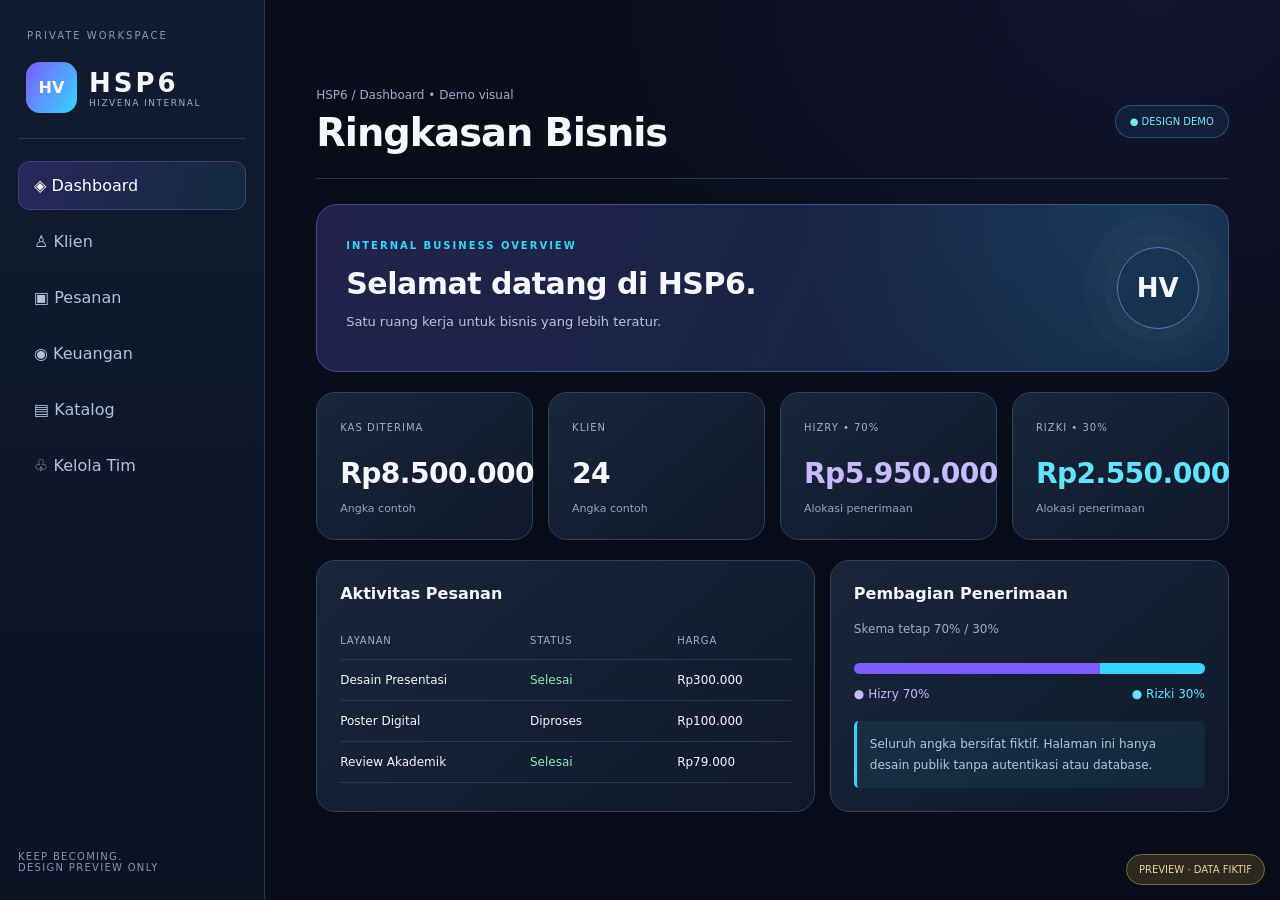
<file: hsp6-design/index.html>
<!doctype html>
<html lang="id"><head><meta charset="utf-8"><meta name="viewport" content="width=device-width,initial-scale=1"><meta name="robots" content="noindex,nofollow"><title>HSP6 • HIZVENA — Pratinjau Desain</title>
<style>
:root{font-family:Inter,ui-sans-serif,system-ui,sans-serif;color:#f5f7fa;background:#080d19}*{box-sizing:border-box}body{margin:0;background:radial-gradient(ellipse 680px 480px at 90% 0,#7c5cff18,transparent),#080d19}button{font:inherit;cursor:pointer}
.app{display:flex;min-height:100vh}.side{background:linear-gradient(#111c31,#0b1323);width:265px;min-width:265px;padding:27px 18px;border-right:1px solid #283851;display:flex;flex-direction:column}.eyebrow{font-size:10px;letter-spacing:2px;color:#849cbe;margin:3px 9px 21px}.brand{display:flex;align-items:center;gap:12px;padding:0 8px 25px;border-bottom:1px solid #2b3b56}.mark{display:grid;place-items:center;background:linear-gradient(125deg,#7c5cff,#35d6ff);height:51px;width:51px;border-radius:14px;font-weight:900}.brand strong{font-size:26px;letter-spacing:3px}.sub{font-size:9px;letter-spacing:1.5px;color:#9cb0cc}.nav{display:grid;gap:7px;margin-top:22px}.nav button{border:1px solid transparent;border-radius:12px;text-align:left;background:transparent;color:#afc3df;padding:14px 15px}.nav button:hover,.nav button.active{background:linear-gradient(100deg,#7c5cff37,#35d6ff15);border-color:#7564c564;color:white}.side footer{margin-top:auto;font-size:10px;letter-spacing:1.3px;color:#8195b3}
.main{width:100%;padding:43px clamp(22px,4vw,60px);max-width:1480px;margin:auto}.top{display:flex;justify-content:space-between;align-items:center;border-bottom:1px solid #273851;padding-bottom:23px;margin-bottom:25px;gap:13px}.meta{font-size:12px;color:#9bafcd}.top h1{margin:8px 0 0;font-size:clamp(27px,3vw,40px);letter-spacing:-1px}.pill{font-size:10px;color:#7ce5fb;border:1px solid #35d6ff51;background:#35d6ff12;border-radius:40px;padding:10px 14px}
.hero{border:1px solid #424e86;border-radius:21px;padding:29px;background:radial-gradient(circle at 90% 5%,#35d6ff1c,transparent 40%),linear-gradient(115deg,#22224c,#112540);min-height:166px;display:flex;justify-content:space-between;align-items:center}.hero small{color:#35d6ff;font-size:10px;letter-spacing:2px;font-weight:700}.hero h2{font-size:clamp(23px,2.6vw,30px);letter-spacing:-.5px;margin:13px 0}.hero p{color:#b8c6df;font-size:13px}.hero .orb{height:82px;width:82px;border:1px solid #6974bc;border-radius:50%;display:grid;place-items:center;box-shadow:0 0 0 13px #ffffff05,0 0 0 33px #ffffff04;font-size:26px;font-weight:900}
.metrics{display:grid;grid-template-columns:repeat(4,minmax(0,1fr));gap:15px;margin:20px 0}.metric,.panel{background:linear-gradient(140deg,#18253b,#10192b);border:1px solid #30415d;border-radius:19px;padding:23px}.metric small{color:#9eb2ce;font-size:10px;letter-spacing:1px;text-transform:uppercase}.metric strong{display:block;font-size:clamp(21px,2.2vw,29px);margin:22px 0 7px;letter-spacing:-.6px}.metric span{font-size:11px;color:#91a6c4}.violet{color:#c7baff}.cyan{color:#62e4ff}
.columns{display:grid;grid-template-columns:1.25fr 1fr;gap:15px}.panel h3{margin:0 0 19px;font-size:16px}.table{display:grid;grid-template-columns:1.3fr 1fr .8fr;border-bottom:1px solid #293951;padding:13px 0;gap:5px;font-size:12px}.table.heading{color:#9bb1d0;font-size:10px;letter-spacing:.8px;text-transform:uppercase}.ok{color:#81edbc}.splitbar{display:flex;height:11px;border-radius:7px;overflow:hidden;margin:27px 0 13px}.splitbar i{width:70%;background:#7c5cff}.splitbar b{width:30%;background:#35d6ff}.spread{display:flex;justify-content:space-between;color:#adbedb;font-size:12px}.notice{border-left:3px solid #35d6ff;background:#35d6ff11;padding:13px;border-radius:5px;margin-top:20px;line-height:1.7;color:#b1c8e2;font-size:12px}.hidden{display:none}.content{font-size:13px;color:#b5c7e3;line-height:1.8}.watermark{position:fixed;bottom:15px;right:15px;font-size:10px;color:#e6d19c;background:#2d281e;border:1px solid #7b6a38;border-radius:30px;padding:9px 12px}
@media(max-width:1050px){.metrics{grid-template-columns:repeat(2,1fr)}.columns{grid-template-columns:1fr}}@media(max-width:760px){.app{display:block}.side{width:100%;min-width:0;padding:15px}.side .eyebrow,.side footer{display:none}.brand{padding:0 5px 12px}.nav{display:flex;overflow:auto;margin-top:10px}.nav button{white-space:nowrap;font-size:12px;padding:10px}.main{padding:24px 15px}.metric{padding:17px}.hero{padding:20px}.hero .orb{height:60px;width:60px;font-size:20px}}
</style></head><body><div class="app"><aside class="side"><div class="eyebrow">PRIVATE WORKSPACE</div><div class="brand"><div class="mark">HV</div><div><strong>HSP6</strong><div class="sub">HIZVENA INTERNAL</div></div></div><nav class="nav"><button class="active" onclick="go('dashboard',this)">◈ Dashboard</button><button onclick="go('clients',this)">♙ Klien</button><button onclick="go('orders',this)">▣ Pesanan</button><button onclick="go('finance',this)">◉ Keuangan</button><button onclick="go('catalog',this)">▤ Katalog</button><button onclick="go('team',this)">♧ Kelola Tim</button></nav><footer>KEEP BECOMING.<br>DESIGN PREVIEW ONLY</footer></aside><main class="main"><header class="top"><div><div class="meta">HSP6 / <span id="crumb">Dashboard</span> • Demo visual</div><h1 id="heading">Ringkasan Bisnis</h1></div><div class="pill">● DESIGN DEMO</div></header><section id="dashboard"><div class="hero"><div><small>INTERNAL BUSINESS OVERVIEW</small><h2>Selamat datang di HSP6.</h2><p>Satu ruang kerja untuk bisnis yang lebih teratur.</p></div><div class="orb">HV</div></div><div class="metrics"><div class="metric"><small>Kas diterima</small><strong>Rp8.500.000</strong><span>Angka contoh</span></div><div class="metric"><small>Klien</small><strong>24</strong><span>Angka contoh</span></div><div class="metric"><small>Hizry • 70%</small><strong class="violet">Rp5.950.000</strong><span>Alokasi penerimaan</span></div><div class="metric"><small>Rizki • 30%</small><strong class="cyan">Rp2.550.000</strong><span>Alokasi penerimaan</span></div></div><div class="columns"><div class="panel"><h3>Aktivitas Pesanan</h3><div class="table heading"><span>Layanan</span><span>Status</span><span>Harga</span></div><div class="table"><span>Desain Presentasi</span><span class="ok">Selesai</span><span>Rp300.000</span></div><div class="table"><span>Poster Digital</span><span>Diproses</span><span>Rp100.000</span></div><div class="table"><span>Review Akademik</span><span class="ok">Selesai</span><span>Rp79.000</span></div></div><div class="panel"><h3>Pembagian Penerimaan</h3><div class="meta">Skema tetap 70% / 30%</div><div class="splitbar"><i></i><b></b></div><div class="spread"><span class="violet">● Hizry 70%</span><span class="cyan">● Rizki 30%</span></div><div class="notice">Seluruh angka bersifat fiktif. Halaman ini hanya desain publik tanpa autentikasi atau database.</div></div></div></section><section id="detail" class="hidden"><div class="panel"><h3 id="sectionTitle">Modul</h3><p class="content" id="sectionDesc"></p><div class="notice">Modul interaktif hanya tersedia di aplikasi internal setelah deployment oleh Owner.</div></div></section></main></div><div class="watermark">PREVIEW · DATA FIKTIF</div><script>const info={clients:['Database Klien','Kelola klien, sumber prospek dan kontak bisnis.'],orders:['Manajemen Pesanan','Pantau pekerjaan, nilai kesepakatan dan tenggat.'],finance:['Laporan Keuangan','Pencatatan pembayaran, refund, dan pembagian penerimaan 70:30.'],catalog:['Katalog Harga','Harga referensi layanan akademik dan desain HIZVENA.'],team:['Kelola Tim','Owner dapat mengundang dan menonaktifkan anggota.']};function go(k,b){document.querySelectorAll('.nav button').forEach(x=>x.classList.remove('active'));b.classList.add('active');document.querySelector('#dashboard').classList.toggle('hidden',k!=='dashboard');document.querySelector('#detail').classList.toggle('hidden',k==='dashboard');document.querySelector('#crumb').textContent=k==='dashboard'?'Dashboard':info[k][0];document.querySelector('#heading').textContent=k==='dashboard'?'Ringkasan Bisnis':info[k][0];if(k!=='dashboard'){document.querySelector('#sectionTitle').textContent=info[k][0];document.querySelector('#sectionDesc').textContent=info[k][1]}}</script></body></html>
</file>
<file: assets/design-v2.css>
/* HIZVENA • Design System V2 — responsive, accessible, no paid dependencies */
:root{--navy:#0b1020;--ink:#14213f;--violet:#7051f5;--violet2:#977bff;--cyan:#35d6ff;--pale:#f5f3ff;--gray:#59647a;--stroke:#e7e7f4;--shadow:0 15px 55px rgba(26,24,79,.065)}
html{scroll-padding-top:105px}body{font-family:Inter,"Plus Jakarta Sans",system-ui,-apple-system,"Segoe UI",sans-serif;font-size:15.5px;letter-spacing:-.01em;overflow-x:hidden}
::selection{background:#dad1ff;color:#20114e}
.wrap{width:min(1160px,calc(100% - 48px))}
header{background:rgba(255,255,255,.93);box-shadow:0 7px 30px rgba(14,18,47,.025)}
.nav{min-height:84px}.brand{font-size:24px;letter-spacing:2.3px;line-height:1.05}.brand small{margin-top:5px;font-size:8.5px;letter-spacing:2.6px}.nav nav{gap:28px;font-size:13.5px;font-weight:630}.nav nav>a:not(.btn){transition:color .2s}.btn{padding:13px 23px;border-radius:12px;box-shadow:0 8px 23px rgba(101,67,233,.16);transition:transform .18s,box-shadow .18s,filter .18s}.btn:hover{transform:translateY(-2px);box-shadow:0 12px 28px rgba(101,67,233,.23)}.btn.secondary{box-shadow:none;background:#fff}.btn.secondary:hover{box-shadow:0 7px 22px rgba(49,28,132,.1)}
.hero{overflow:hidden;position:relative;background:radial-gradient(ellipse at 82% 18%,#e8e0ff 0%,transparent 39%),radial-gradient(ellipse at 5% 70%,#f4f1ff,transparent 45%),#fbfbfe;padding:95px 0 102px}
.hero:before{content:"";position:absolute;inset:0;pointer-events:none;opacity:.32;background-image:radial-gradient(#b6b0db .75px,transparent .75px);background-size:18px 18px;mask-image:linear-gradient(to right,transparent,black)}
.heroGrid{position:relative;grid-template-columns:1.1fr .9fr;gap:65px}.eyebrow{font-size:11.5px;letter-spacing:2.2px;font-weight:850}.hero .eyebrow{display:inline-flex;background:#eee9ff;border:1px solid #e3dcff;border-radius:100px;padding:8px 14px;letter-spacing:1.4px}
h1{font-size:clamp(43px,5.1vw,70px);letter-spacing:-3px;line-height:1.105;margin:20px 0 24px;max-width:800px;font-weight:850}h1 span{background:linear-gradient(110deg,#7253f6,#4d7aee);-webkit-background-clip:text;background-clip:text;color:transparent}
.hero p{font-size:17px;line-height:1.8;max-width:550px}.actions{margin-top:28px;gap:14px}.pills{margin-top:33px;gap:10px}.pill{padding:8px 13px;font-size:12px;font-weight:650;color:#545077;box-shadow:0 3px 12px rgba(0,0,0,.02)}
.photo{min-height:455px;border-radius:35px;isolation:isolate;background:linear-gradient(135deg,#18244c 0%,#2d2d78 38%,#755af1 77%,#4d8cf0 100%);box-shadow:0 35px 75px rgba(59,43,136,.21);padding:36px;justify-content:flex-end}
.photo:before{width:370px;height:370px;border:72px solid rgba(255,255,255,.06);top:-145px;right:-90px}.photo:after{content:"";position:absolute;width:170px;height:170px;right:-15px;bottom:40px;border-radius:28px;transform:rotate(19deg);background:linear-gradient(150deg,rgba(53,214,255,.6),rgba(255,255,255,.04));z-index:-1}
.photo b{font-size:clamp(27px,2.8vw,38px);letter-spacing:-1px;line-height:1.18;max-width:350px}.photo em{font-style:normal;font-size:12px;letter-spacing:.3px}.photo em:first-child{background:#ffffff1e;padding:7px 11px;border-radius:9px;align-self:flex-start;margin-bottom:14px}.photo em:last-child{margin-top:18px;opacity:.9}
section{padding:88px 0}section.alt{background:#f8f9ff}h2{font-size:clamp(32px,3.5vw,44px);font-weight:830;letter-spacing:-1.6px;margin:11px 0 17px;line-height:1.18}h3{font-size:19px;letter-spacing:-.55px}.intro{font-size:16px;line-height:1.8;margin-bottom:31px}
.features{gap:16px}.feature{background:white;border:1px solid #eceafb;box-shadow:var(--shadow);padding:22px 25px;border-radius:17px;color:#2f385a}
.cards,.listing{gap:18px}.card{position:relative;border-color:#e8e9f4;border-radius:22px;box-shadow:0 9px 36px rgba(12,16,54,.037);transition:border-color .22s,transform .22s,box-shadow .22s}.card:hover{transform:translateY(-4px);box-shadow:0 20px 43px rgba(35,31,100,.09)}.card .symbol{display:flex;align-items:center;justify-content:center;width:58px;height:58px;border-radius:17px;background:#f0ecff;font-size:27px;margin-bottom:19px}.card p{line-height:1.72}.card button,.card a.btn{width:max-content;max-width:100%}
.tabs{display:inline-flex;background:#fff;border:1px solid #e8e5f5;border-radius:15px;padding:5px;margin-top:37px;margin-bottom:17px;gap:4px;box-shadow:0 8px 24px #2f21620a}.tab{border:0;border-radius:11px;padding:12px 29px;font-weight:750;font-size:13.5px}.tab[aria-selected=true]{box-shadow:0 5px 12px #7051f52c}
.form{padding:34px;border:1px solid #e8e7f4;border-radius:25px;box-shadow:0 15px 50px #15102c0b}.form h3{font-size:24px;margin-bottom:22px}.fields{gap:21px}.field{color:#2c3651;font-size:13px}.field input,.field select,.field textarea{border:1px solid #dfe1eb;background:#fbfbff;min-height:49px;transition:border-color .18s,background .18s}.field input:hover,.field select:hover,.field textarea:hover{border-color:#b7a8ff}.field input:focus,.field select:focus,.field textarea:focus{border-color:#8b72ff;background:white;outline:3px solid #e5dcff}.field textarea{min-height:110px}.form .hint{border-left:3px solid #ad98ff;padding-left:13px;margin-top:23px;margin-bottom:22px}
.listing .card{min-height:237px}.listing .card h3{min-height:46px}.listing .card .price{font-size:clamp(19px,2vw,25px);margin:9px 0 10px}.listing .card a.btn{margin-top:auto}
.step{border-top:3px solid #9c86fc;padding-top:21px}.step b{display:inline-flex;border:1px solid #e5deff;background:#f4efff;border-radius:12px;padding:4px 11px;font-size:15px}.step h3{margin-top:17px}.steps{gap:27px}
.testimonial{min-height:292px;border:1.5px dashed #c9b9f9;background:linear-gradient(145deg,#faf8ff,#f0edff);border-radius:21px;transition:transform .2s,border-color .2s}.testimonial:hover{border-color:#9380ef;transform:translateY(-3px)}.testimonial span{font-size:38px;margin-bottom:15px}.testimonial strong{font-size:17px;margin-bottom:7px}.testimonial small{color:#6f668a;max-width:210px;line-height:1.6}
details{border-radius:17px;padding:19px 23px;box-shadow:0 5px 20px #12152c05;transition:border-color .15s}details[open]{border-color:#a997ff}details summary{font-size:15px}details summary::marker{color:var(--violet)}details p{max-width:860px;line-height:1.8}
footer{background:#0c1327;padding:65px 0 50px}footer p{line-height:1.8}footer .notice{max-width:700px;color:#8790a3}
a,button{-webkit-tap-highlight-color:transparent}
@media (max-width:980px){.heroGrid{gap:28px}.photo{min-height:365px;padding:25px}.nav nav{gap:16px}h1{font-size:clamp(40px,5vw,60px)}}
@media(max-width:800px){.nav{min-height:75px}.nav nav{top:75px;padding:22px}.hero{padding:67px 0 73px}.heroGrid{gap:35px}.hero .photo{min-height:260px}.hero h1{max-width:720px}.menu{display:inline-flex;align-items:center;justify-content:center;font-size:20px}.cards{grid-template-columns:repeat(2,minmax(0,1fr))}.listing{grid-template-columns:repeat(2,minmax(0,1fr))}}
@media(max-width:580px){.wrap{width:calc(100% - 36px)}.hero{padding:46px 0 60px}h1{font-size:clamp(39px,10.5vw,53px);letter-spacing:-2.2px}.hero p{font-size:15px}.hero .eyebrow{font-size:10px;letter-spacing:1px}.photo{min-height:230px}.photo b{font-size:28px}.cards,.listing,.features,.steps{grid-template-columns:1fr}.card{padding:24px}.tabs{display:flex;justify-content:space-between}.tab{flex:1;padding:11px 13px}.form{padding:23px 19px}.fields{gap:16px}.btn{width:auto}section{padding:64px 0}.step{padding-top:13px}h2{letter-spacing:-1.1px}}
@media(prefers-reduced-motion:reduce){html{scroll-behavior:auto}.btn,.card,.testimonial{transition:none!important}}
</file>
<file: assets/directory-v3.css>
/* HIZVENA • national directory + order form */
.contact-fields{padding:23px 23px 25px;margin-bottom:21px;background:linear-gradient(120deg,#f7f4ff,#f9fbff);border:1px solid #e7e0ff;border-radius:19px}
.contact-fields h4{margin:0 0 4px;font-size:20px;color:#18254e;letter-spacing:-.5px}
.contact-fields p{margin-bottom:16px;font-size:13.5px;color:#5a647e}
.contact-fields .fields{margin:0;gap:16px}.contact-fields .field{font-size:13px}
.required-label{color:#7754ec}
#campusDatasetStatus{padding:9px 14px 10px;border-radius:10px;background:#f2efff;border-left:3px solid #9478fb;margin:0 0 20px;font-size:12.5px;line-height:1.5}
#consultForm .field{position:relative;min-width:0}
.auto-results{position:absolute;left:0;right:0;top:calc(100% - 3px);z-index:6;max-height:310px;overflow:auto;border:1px solid #dcd4f9;border-radius:12px;background:#fff;box-shadow:0 20px 38px rgba(25,23,73,.14)}
.auto-results[hidden]{display:none!important}
.auto-choice{display:flex;flex-direction:column;align-items:flex-start;gap:2px;padding:11px 14px;width:100%;text-align:left;background:#fff;border:0;border-bottom:1px solid #f0edf8;cursor:pointer}
.auto-choice:hover,.auto-choice:focus-visible{background:#f4f0ff;outline:0}
.auto-choice strong{font-size:12.8px;color:#263057;font-weight:750}
.auto-choice small{font-size:11px;color:#687188}
#consultForm button[type=submit]{margin-top:4px}
#consultForm .selection-summary{border-radius:16px}
#consultForm .form-notice{font-size:12px;color:#5a647e}
.hero .photo.photo-natural{background:linear-gradient(0deg,rgba(8,14,43,.86),rgba(8,14,43,.02) 60%),url('./hero-campus-natural.jpg') center 39%/cover no-repeat,#16264e}
.photo.photo-natural:before,.photo.photo-natural:after{display:none}
.photo.photo-natural b{font-size:clamp(23px,2.4vw,32px);text-shadow:0 2px 15px #0007}
.photo.photo-natural em:last-child{display:none}
@media(max-width:720px){.contact-fields{padding:17px}.auto-results{max-height:250px}.hero .photo.photo-natural{min-height:315px;background-position:55% center}.photo.photo-natural b{font-size:26px}}
</file>
<file: assets/design-v4.css>
/* HIZVENA | Visual refinement V4 */
:root{--hv-ink:#101b36;--hv-purple:#7655f6;--hv-mist:#f7f8fd;--hv-border:#e9eaf4}
body{background:#fff;color:var(--hv-ink)}
.hero{padding:104px 0 118px;background:radial-gradient(ellipse at 82% 31%,#e6e2ff 0%,transparent 48%),linear-gradient(116deg,#fafcff 0%,#f9f7ff 72%,#f8f9ff 100%)}
.heroGrid{gap:55px}.hero h1{font-weight:860;letter-spacing:-3.1px}.hero .photo.photo-natural{min-height:478px;border-radius:32px;box-shadow:0 32px 70px #1e195e2a;transform:rotate(1deg)}.hero .photo.photo-natural b{font-size:clamp(24px,2.2vw,31px)}.photo.photo-natural em:first-child{backdrop-filter:blur(10px);background:#ffffff4b;color:white}
.heroGrid>div:first-child{position:relative;z-index:2}.heroGrid>div:first-child:after{content:"";position:absolute;left:-60px;bottom:-47px;width:94px;height:94px;opacity:.19;background:radial-gradient(circle,#7864df 1.8px,transparent 2px) 0 0/13px 13px;z-index:-1}
.hero-float{position:absolute;z-index:2;left:-27px;top:34px;padding:13px 18px;background:#fffffff2;box-shadow:0 18px 55px #1d155b21;border:1px solid #eae6ff;border-radius:14px;display:flex;gap:11px;align-items:center;transform:rotate(-2deg)}
.hero-float .spark{font-size:24px;background:#eee9ff;color:#7155e2;display:grid;place-items:center;width:43px;height:43px;border-radius:12px}
.hero-float strong{display:block;font-size:13px;color:#1c2351}.hero-float small{font-size:11px;color:#66718b;display:block}
.highlight-ribbon{background:#0d1734;color:#fff;padding:16px 0}.highlight-ribbon-inner{display:flex;flex-wrap:wrap;justify-content:space-between;gap:14px 30px;align-items:center}.highlight-ribbon strong{font-size:12.5px;letter-spacing:.02em}.highlight-ribbon span{font-size:12.5px;color:#bdc8dd}.highlight-ribbon .ribbon-dot{color:#9e8aff;margin:0 10px}
.section-head{display:flex;align-items:end;justify-content:space-between;gap:26px}.section-head .intro{max-width:450px;margin-bottom:17px}.section-head>div:first-child{max-width:650px}
.benefit-grid{display:grid;grid-template-columns:repeat(3,minmax(0,1fr));gap:17px;margin-top:18px}
.benefit{padding:28px;background:#fff;border:1px solid var(--hv-border);box-shadow:0 11px 45px #15194108;border-radius:21px}
.benefit-icon{height:47px;width:47px;background:#f0ecff;color:#7254ed;display:grid;place-items:center;border-radius:14px;font-size:22px;margin-bottom:18px}
.benefit strong{display:block;font-size:17px;margin-bottom:7px;letter-spacing:-.4px}.benefit p{font-size:13.5px;margin-bottom:0;line-height:1.75}
.service-note{padding:18px 22px;border-radius:15px;border:1px solid #e7e2ff;background:#f9f7ff;font-size:13px;color:#4a5170;display:flex;gap:11px;align-items:flex-start;line-height:1.75;margin:22px 0 0}
.service-note svg{flex:none;margin-top:3px;color:#795cea}
.section-cta{font-size:14px;font-weight:750;color:#7051f5;text-decoration:none;display:inline-flex;align-items:center;gap:8px;white-space:nowrap;margin-bottom:22px}.section-cta:hover{text-decoration:underline}
#program{background:linear-gradient(#f8f9ff,#fafaff)}
#program .cards>.card{overflow:hidden;border-radius:22px;min-height:245px;display:flex;flex-direction:column}
#program .cards>.card:before{content:"";position:absolute;inset:0 0 auto;height:5px;background:linear-gradient(90deg,#7155fa,#41b8ec);opacity:.8}
#program .cards>.card p{flex:1}
#program .cards>.card .symbol{background:linear-gradient(120deg,#e9e6ff,#f5f2ff)}
#consultForm{scroll-margin-top:110px}
.form-grid-header{display:flex;align-items:center;justify-content:space-between;gap:12px;margin-bottom:9px}.form-progress-tag{padding:7px 11px;background:#f0edff;border-radius:50px;color:#5944c4;font-size:11px;font-weight:800;letter-spacing:.04em}
#consultForm .contact-fields{background:linear-gradient(115deg,#f5f3ff,#f7fbff);border-color:#ded9ff}
#consultForm .field input,#consultForm .field select,#consultForm .field textarea{font-size:14px}
#consultForm .field label{font-weight:750}
#consultForm .selection-summary{box-shadow:none;background:#f9f8ff}
#academicPrices .card,#designPrices .card{border-radius:20px}
#academicPrices .card:before,#designPrices .card:before{content:"";height:4px;background:#d6caff;border-radius:4px;position:absolute;inset:0 25px auto}
#academicPrices .card h3,#designPrices .card h3{margin-top:6px}
#testimoni .testimonial{min-height:298px;border-radius:23px;background:linear-gradient(150deg,#fbfaff,#efebff)}
#testimoni .testimonial span{border-radius:14px;background:white;box-shadow:0 7px 18px #170b3c12;display:grid;place-items:center;width:63px;height:63px;margin-bottom:20px}
#faq details{padding:20px 25px}
footer .wrap{display:grid;grid-template-columns:1.1fr .9fr;column-gap:60px}footer .brand,footer .brand+p,footer small,footer .notice{grid-column:1}footer details{grid-column:2;grid-row:1 / 5;align-self:start}
.final-cta{background:radial-gradient(circle at 78% 17%,#ffffff20,transparent 45%),linear-gradient(125deg,#181b4d,#6b4ce6);padding:65px;border-radius:28px;color:white;position:relative;overflow:hidden}
.final-cta h2{color:white;max-width:720px}.final-cta p{color:#e4dfff;font-size:16px;max-width:650px}.final-cta .btn{background:white;color:#5c42ca;box-shadow:0 12px 28px #0e0a372e}
.final-cta:after{content:"";position:absolute;width:360px;height:360px;border:68px solid #ffffff0d;border-radius:50%;right:-140px;top:-170px;pointer-events:none}
.mobile-quick-cta{display:none}
[data-tick]{font-variant-numeric:tabular-nums}
@media(max-width:950px){.heroGrid{gap:34px}.hero .photo.photo-natural{min-height:385px}.hero-float{left:-14px;top:20px}.benefit-grid{gap:12px}.benefit{padding:21px}footer .wrap{gap:30px}}
@media(max-width:800px){.heroGrid{grid-template-columns:1fr}.hero{padding:65px 0 75px}.heroGrid>div:first-child:after{display:none}.hero .photo.photo-natural{min-height:340px;transform:none}.hero-float{top:14px;left:14px;transform:none}.section-head{display:block}.benefit-grid{grid-template-columns:repeat(2,1fr)}footer .wrap{display:block}footer details{margin-top:25px}.final-cta{padding:44px 34px}}
@media(max-width:580px){.hero{padding:47px 0 64px}.heroGrid{gap:37px}.hero .photo.photo-natural{min-height:275px;border-radius:23px}.hero-float{top:-17px;left:15px;padding:9px 13px}.hero-float .spark{width:35px;height:35px;font-size:19px}.hero-float strong{font-size:11.5px}.hero-float small{font-size:10px}.hero .photo.photo-natural b{font-size:23px}.highlight-ribbon-inner{gap:6px 13px;justify-content:center;text-align:center}.highlight-ribbon span{font-size:11px}.highlight-ribbon strong{font-size:11px}.benefit-grid{grid-template-columns:1fr}.benefit{padding:21px}.final-cta{padding:38px 23px;border-radius:22px}.final-cta h2{font-size:32px}.final-cta p{font-size:14px}.mobile-quick-cta{display:flex;position:fixed;bottom:0;left:0;right:0;z-index:8;align-items:center;justify-content:space-between;gap:12px;background:#fffc;backdrop-filter:blur(14px);border-top:1px solid #e9e6f5;padding:10px max(17px,env(safe-area-inset-left)) calc(10px + env(safe-area-inset-bottom)) max(17px,env(safe-area-inset-right));box-shadow:0 -8px 25px #11112912}.mobile-quick-cta strong{font-size:12px;line-height:1.3}.mobile-quick-cta small{display:block;font-size:10px;color:#7b7895}.mobile-quick-cta .btn{padding:9px 13px;font-size:12px;min-height:41px}.mobile-quick-cta~footer{padding-bottom:90px}body{padding-bottom:70px}}
@media(prefers-reduced-motion:reduce){.hero .photo.photo-natural{transform:none}.benefit,.final-cta{transition:none}}
</file>
<file: assets/polish-v5.css>
/* HIZVENA final polish V5 */
.nav .brand{display:inline-flex;align-items:center;gap:12px;font-size:21px;letter-spacing:1.6px}
.nav .brand img{box-shadow:0 6px 19px rgba(27,19,72,.16);border:1px solid #e3dcff}
.nav .brand span{display:flex;flex-direction:column}
.nav .brand small{font-size:8px;line-height:1.2;letter-spacing:2.3px;margin-top:4px}
#consultForm #campusDatasetStatus{margin-top:8px}
#consultForm .contact-fields input:invalid:not(:placeholder-shown){border-color:#eb9aa7}
#consultForm .contact-fields input:valid:not(:placeholder-shown){border-color:#b0d6c3}
.selection-summary{overflow-wrap:anywhere}
.hero-art{min-width:0}
#program .cards button{white-space:normal}
#consultForm input,#consultForm select,#consultForm textarea{color-scheme:light}
@media(max-width:580px){.nav .brand{font-size:20px;gap:9px}.nav .brand img{width:37px;height:37px}.nav .brand small{font-size:7px;letter-spacing:1.8px}}
</file>
<file: assets/signature-v6.css>
/* HIZVENA • Signature Redesign V6 / hizvena.com target */
:root{--hv-violet:#7353ed;--hv-ink:#101a36;--hv-border:#e9e7f3}
body{font-family:Inter,"Plus Jakarta Sans","Segoe UI",system-ui,sans-serif}
header{border-bottom:1px solid rgba(227,228,239,.85)}
.nav{min-height:83px}.nav .brand{font-size:21px}.nav nav{gap:22px}.nav nav a:not(.btn){color:#38425c}.nav nav a:not(.btn):hover{color:var(--hv-violet)}
.hero{background:radial-gradient(ellipse at 79% 17%,#eee7ff 0%,transparent 43%),linear-gradient(145deg,#fcfcff 15%,#f8f7ff 80%);padding:95px 0 107px}
.heroGrid{grid-template-columns:1.05fr .95fr;gap:67px}.hero h1{font-size:clamp(43px,4.85vw,67px);letter-spacing:-3.2px;line-height:1.1;margin:22px 0 24px}
.hero h1 span{background:linear-gradient(105deg,#7654f6,#5971ef);-webkit-background-clip:text;background-clip:text;color:transparent}.hero p{font-size:16.5px;line-height:1.82}
.hero .photo.photo-natural{min-height:445px;border-radius:29px;background-position:center 42%;transform:rotate(.5deg);box-shadow:0 34px 75px #1b195a35}
.hero-art:after{content:"";position:absolute;width:135px;height:135px;border-radius:35px;right:-31px;bottom:-30px;background:linear-gradient(130deg,#e7e3ff88,#dad1ff);z-index:-1;transform:rotate(15deg)}
.hero .photo.photo-natural b{font-size:clamp(25px,2.5vw,34px);font-weight:780;max-width:340px;line-height:1.13}
.hero .photo.photo-natural em:first-child{background:rgba(255,255,255,.2);border:1px solid #ffffff65}
.hero-float{left:-26px;top:37px;background:#fffffff0}.pills{gap:8px}.pill{border-color:#e9e6f6;color:#52566f}
.hero-microproof{display:flex;align-items:center;gap:11px;margin-top:26px;font-size:12.5px;font-weight:600;color:#525977}
.hero-microproof .micro-icons{display:inline-flex;gap:0}.hero-microproof .micro-icons span{height:28px;width:28px;border:2px solid #fff;margin-right:-6px;border-radius:50%;display:grid;place-items:center;background:#ece7ff;color:#6855d5;font-size:13px}
.highlight-ribbon{background:#101b38}.highlight-ribbon-inner{justify-content:center;gap:20px 65px}
section{scroll-margin-top:90px}
.benefit-grid{margin-top:24px}.benefit{position:relative;overflow:hidden}.benefit:after{content:"";position:absolute;right:-34px;top:-30px;width:88px;height:88px;border-radius:50%;background:#f1eeff}.benefit-icon{position:relative;z-index:1}
#program .cards>.card{border:1px solid #e7e6f3;transition:transform .2s,box-shadow .2s}#program .cards>.card:hover{transform:translateY(-5px)}
#program .cards>.card .btn{border-radius:11px}
#program .form{position:relative;background:linear-gradient(180deg,#fff 0%,#fdfcff 100%);border-color:#e4e1f5;box-shadow:0 26px 72px #1c1b4e12}
.form-progress-tag{background:#eae5ff;color:#5f43d6}
#consultForm .contact-fields{border-radius:18px}
#consultForm .selection-summary{border:1px solid #e1d9fc}
#academicPrices .card,#designPrices .card{box-shadow:0 12px 30px #17215509}
#academicPrices .card:hover,#designPrices .card:hover{border-color:#b9acf9}
#testimoni .testimonial{background:repeating-linear-gradient(135deg,#f8f6ff,#f8f6ff 16px,#f4f0ff 16px,#f4f0ff 17px)}
#testimoni .testimonial strong{color:#313357}
#faq details summary{font-size:15.5px}#faq details[open]{box-shadow:0 9px 25px #3023610b}
.final-cta{background:radial-gradient(circle at 84% 23%,#8b71fc55,transparent 45%),linear-gradient(125deg,#121e46,#6047d8);box-shadow:0 20px 55px #16174b25}
.domain-target{display:inline-flex;padding:7px 12px;align-items:center;gap:7px;border:1px solid #dad5ff;background:#f3efff;border-radius:30px;color:#6151ca;font-size:12px;font-weight:750;letter-spacing:.01em}
.domain-target::before{content:"●";font-size:9px;color:#8b79ec}
@media(max-width:1000px){.heroGrid{gap:35px}.hero h1{font-size:clamp(43px,5vw,61px)}}
@media(max-width:800px){.hero{padding:65px 0}.heroGrid{grid-template-columns:1fr}.hero .photo.photo-natural{transform:none;min-height:340px}.hero-float{top:16px;left:14px}.hero-art:after{right:-11px;bottom:-11px}}
@media(max-width:580px){.hero h1{font-size:clamp(39px,10.8vw,50px);letter-spacing:-2px}.hero p{font-size:15px}.hero-microproof{margin-top:19px}.hero .photo.photo-natural{min-height:300px}.hero-art:after{display:none}.highlight-ribbon-inner{gap:5px 12px}.highlight-ribbon-inner>*{font-size:11px}.benefit-grid{gap:13px}.section-head h2{font-size:34px}.domain-target{font-size:11px}.final-cta{padding:34px 22px}}
</file>
<file: assets/professional-v8.css>
/* HIZVENA V8 — premium editorial education UI */
:root{--navy:#10203c;--violet:#6750dc;--pale:#f8f9fd;--gray:#65718a}
body{color:#172443}
header{box-shadow:0 4px 20px rgba(26,32,68,.045)}
.hero{background:linear-gradient(107deg,#fafbff,#f2f1ff);padding:76px 0 86px}
.heroGrid{gap:50px;align-items:center}
.hero h1{font-weight:850;font-size:clamp(40px,4.6vw,62px);letter-spacing:-2.6px;line-height:1.12}
.hero h1 span{background:linear-gradient(95deg,#6650db,#716aeb);-webkit-background-clip:text;background-clip:text}
.hero .eyebrow{background:#eeecff;color:#6751da;border:1px solid #e5dfff}
.hero-art:after{display:none!important}
.hero .photo.photo-natural.clean-hero{min-height:380px;border-radius:24px;transform:none;background: url('./hero-campus-natural.jpg') center center/cover no-repeat,#dcdff3;box-shadow:0 20px 48px rgba(32,31,75,.14)}
.hero .photo.photo-natural.clean-hero:before,.hero .photo.photo-natural.clean-hero:after{content:none;display:none}
.hero .photo.photo-natural.clean-hero>*{display:none}
.hero-microproof,.hero-float{display:none!important}
.highlight-ribbon{background:#172541}
#program{background:#f8f9fd}
#program .cards .card{box-shadow:0 7px 27px rgba(23,32,64,.055)}
#program .cards .card:before{background:#7862e8}
.form-intro{margin:0 0 26px;color:#68738c;max-width:740px;font-size:14px}
.form{box-shadow:0 20px 52px #101d3910;border-radius:20px}
.form-grid-header{flex-wrap:wrap}
.form .fields{gap:20px}
.form .field{position:relative;font-weight:680;color:#223150}
.form .field input,.form .field select,.form .field textarea{min-height:49px;border:1px solid #dce0ed;border-radius:10px;background:white;color:#19243f;font-weight:500;font-size:14px}
.form .field input::placeholder,.form .field textarea::placeholder{color:#8a93a7}
.form .field input:focus,.form .field select:focus,.form .field textarea:focus{border-color:#7561e9;outline:3px solid #ded9ff}
.form .field>span{color:#7360dc}
.contact-fields{padding:20px 22px;background:#f7f6ff;border:1px solid #e7e2fb;border-radius:15px;margin:7px 0 16px}
.contact-fields h4{font-size:19px;font-weight:780;margin:0 0 3px}
.contact-fields p{color:#65718b;font-size:13px;margin-bottom:15px}
.catalog-status{font-size:13px;line-height:1.6;background:#f1efff;border-left:3px solid #826bea;color:#58527c;border-radius:8px;padding:12px 14px;margin:0 0 20px}
.search-field{position:relative}
.catalog-results{position:absolute;z-index:10;top:calc(100% - 1px);left:0;right:0;max-height:280px;overflow:auto;background:white;border:1px solid #d9d4f4;border-radius:12px;box-shadow:0 15px 36px #17173d26}
.catalog-results[hidden]{display:none!important}
.catalog-choice{width:100%;display:flex;flex-direction:column;align-items:start;text-align:left;padding:12px 14px;background:white;border:0;border-bottom:1px solid #eeeaf9;cursor:pointer;line-height:1.4;gap:3px}
.catalog-choice:hover,.catalog-choice:focus-visible{background:#f2efff;outline:none}
.catalog-choice strong{color:#172443;font-size:13px}
.catalog-choice small{color:#65718b;font-size:11.5px}
#consultForm .hint{background:#f8f9fc;border-left:3px solid #b7aae9;padding:12px 14px;border-radius:8px;line-height:1.7}
#consultForm button[type=submit]{min-height:52px;padding:14px 28px}
#faq details{box-shadow:none}
@media(max-width:900px){.heroGrid{gap:25px}.hero .photo.photo-natural.clean-hero{min-height:320px}}
@media(max-width:800px){.heroGrid{grid-template-columns:1fr}.hero .photo.photo-natural.clean-hero{min-height:360px}}
@media(max-width:580px){.hero{padding:45px 0 56px}.hero h1{font-size:clamp(36px,10.2vw,49px);line-height:1.15;letter-spacing:-1.5px}.hero .photo.photo-natural.clean-hero{min-height:245px;border-radius:17px}.form .fields{grid-template-columns:1fr;gap:16px}.contact-fields{padding:17px}.catalog-results{max-height:230px}}
</file>
<file: assets/final-v10.css>
/* HIZVENA Final V10 — clean typography for desktop and mobile */
:root{--navy:#17223d;--violet:#6954df;--gray:#515e75}
html{-webkit-text-size-adjust:100%}
body{font-family:Inter,"Segoe UI",Arial,sans-serif;color:#19243c;font-size:16px;line-height:1.65;letter-spacing:0}
p,.intro,.hint,small,summary{overflow-wrap:break-word}
header .nav{min-height:76px}
.nav .brand{letter-spacing:.9px}
.nav .brand small{font-weight:750;letter-spacing:1.7px}
.nav nav{gap:19px}
.nav nav>a{font-size:14px;font-weight:650}
.hero{padding:75px 0 82px;background:linear-gradient(120deg,#fff,#f7f6ff)}
.hero h1{font-size:clamp(39px,4.5vw,60px);line-height:1.15;letter-spacing:-1.8px;overflow-wrap:normal}
.hero p{color:#4c5971;font-size:17px;line-height:1.76;max-width:580px}
.hero .eyebrow{background:transparent;border:0;padding:0;color:#6149cf}
.hero .photo.photo-natural.clean-hero{box-shadow:0 18px 36px rgba(32,38,71,.13);border-radius:20px}
.btn{font-size:14px;letter-spacing:0;line-height:1.35;text-align:center;box-shadow:none;min-height:46px}
.btn:hover{box-shadow:0 7px 18px #1d25541a}
section{padding:74px 0}
h2{letter-spacing:-1.05px;line-height:1.22}
h3{letter-spacing:-.35px}
.eyebrow{letter-spacing:1.3px}
.section-head{gap:30px}
.benefit-grid{gap:16px}
.benefit{padding:24px;box-shadow:none;border:1px solid #e6e9f1}
.benefit:after{display:none}
.benefit strong{font-size:17px}
.benefit p{font-size:14px;line-height:1.7}
#program .cards>.card{min-height:220px;padding:24px}
#program .cards>.card:before{height:3px}
#program .cards>.card h3{font-size:19px}
#program .cards>.card p{font-size:14px}
.tabs{display:flex;width:max-content;max-width:100%;gap:5px;flex-wrap:wrap}
.tabs .tab{font-size:14px;font-weight:750}
.form{padding:30px;border-radius:18px}
.form-grid-header{margin-bottom:8px}
.form-intro{font-size:14px;line-height:1.7}
.form .field{font-size:14px;font-weight:700;line-height:1.5}
.form .field input,.form .field select,.form .field textarea{font-family:inherit;font-size:15px;font-weight:500;color:#15213c}
.contact-fields h4{font-size:19px}
.contact-fields p{font-size:14px}
.catalog-status{font-size:13px;color:#554c78}
.catalog-choice strong{font-size:14px;line-height:1.4}
.catalog-choice small{font-size:12px;line-height:1.4}
#consultForm .hint{font-size:13px;line-height:1.7}
#academicPrices .card h3,#designPrices .card h3{font-size:18px}
.listing .card .price{font-size:23px}
.service-note{font-size:13px;line-height:1.65}
.step b{font-size:14px}
.step h3{font-size:18px}
#testimoni .testimonial{min-height:200px;background:#f8f7ff}
#testimoni .testimonial strong{font-size:16px}
#faq details summary{font-size:16px;line-height:1.5}
.final-cta h2{max-width:660px}
.final-cta p{line-height:1.7}
footer{padding:48px 0}
footer .notice{font-size:13px}
@media(max-width:900px){.nav nav{gap:12px}.nav nav>a{font-size:13px}.hero h1{font-size:clamp(37px,5.3vw,54px)}}
@media(max-width:800px){.nav nav{gap:16px}.hero{padding:52px 0 62px}.hero .photo.photo-natural.clean-hero{min-height:300px}.hero p{font-size:16px}}
@media(max-width:580px){body{font-size:15px;line-height:1.65}.wrap{width:calc(100% - 36px)}.nav{min-height:70px}.hero{padding:42px 0 54px}.hero h1{font-size:clamp(34px,9vw,47px);line-height:1.17;letter-spacing:-1.2px}.hero p{font-size:15px;line-height:1.72}.hero .photo.photo-natural.clean-hero{min-height:245px;border-radius:16px}.actions{flex-direction:column;align-items:stretch}.actions .btn{width:100%}section{padding:53px 0}h2{font-size:clamp(27px,7.5vw,36px);letter-spacing:-.75px}.intro{font-size:14px;margin-bottom:18px}.benefit-grid{gap:12px}.benefit{padding:20px}.cards,.listing{gap:12px}#program .cards>.card{min-height:auto;padding:20px}.tabs{width:100%;display:grid;grid-template-columns:repeat(2,minmax(0,1fr))}.tabs .tab{padding:11px 8px;font-size:13px}.form{padding:22px 17px;border-radius:17px}.form h3{font-size:22px}.form .fields{gap:15px}.form .field{font-size:13.5px}.form .field input,.form .field select,.form .field textarea{font-size:16px;min-height:48px}.contact-fields{padding:17px}.contact-fields .fields{gap:14px}.contact-fields h4{font-size:18px}.contact-fields p{font-size:13px}.catalog-results{max-height:235px}.service-note{padding:15px}.testimonial{min-height:185px}.final-cta{padding:31px 20px}.final-cta h2{font-size:29px}.final-cta p{font-size:14px}footer p,footer small{font-size:13px}.mobile-quick-cta{padding:9px 16px calc(9px + env(safe-area-inset-bottom))}.mobile-quick-cta strong{font-size:12px}.mobile-quick-cta .btn{font-size:12px;white-space:nowrap}}
@media(prefers-reduced-motion:reduce){*{scroll-behavior:auto!important;animation-duration:.01ms!important;transition-duration:.01ms!important}}
</file>
<file: assets/public-v11.css>
/* HIZVENA V11 — clean, accessible layout */
:root{--navy:#17233b;--violet:#5645c6;--gray:#48566d;--surface:#f7f8fb}
body{color:var(--navy);line-height:1.6}
header{background:#fff;backdrop-filter:none}
.hero{background:#fff!important;padding:74px 0 80px}
.hero h1{font-size:clamp(35px,4.3vw,58px);letter-spacing:-1.6px;line-height:1.15;max-width:690px}
.hero h1 span{color:#5543bd;background:none!important;-webkit-text-fill-color:currentColor}
.hero .eyebrow{font-size:12px;letter-spacing:1.2px}
.hero p{font-size:16px;color:#4b596f}
.hero .photo.photo-natural.clean-hero{box-shadow:0 12px 32px #19223c19;border-radius:18px}
section{scroll-margin-top:85px}
section.alt{background:#f8f9fc}
section h2{letter-spacing:-1px}
.nav nav a{font-weight:650}
.service-paths{background:#f8f9fc}
.two-paths{display:grid;grid-template-columns:1fr 1fr;gap:20px;margin-top:25px}
.path-card{background:white;border:1px solid #e4e7ef;border-radius:17px;padding:28px;display:block;transition:border-color .15s}
.path-card:hover,.path-card:focus-visible{border-color:#5645c6}
.path-card span,.catalog-service-category{color:#5f4ac8;font-size:12px;font-weight:800;letter-spacing:.5px}
.path-card h3{font-size:24px;line-height:1.3;margin:12px 0}
.path-card p{font-size:15px;min-height:45px}
.path-card strong{color:#4d3ab9;font-size:14px}
.anchor-target{position:relative;top:-100px}
.catalog-section{background:white}
.catalog-controls{display:flex;gap:12px;flex-wrap:wrap;margin:24px 0 10px}
.catalog-controls input,.catalog-controls select{border:1px solid #d6daea;border-radius:11px;min-height:47px;padding:11px 14px;color:#18243e;background:white;font-size:15px}
.catalog-controls input{flex:1 1 280px}.catalog-controls select{flex:0 1 230px}
.catalog-count{font-size:13px;color:#57637a;margin-bottom:18px}
.catalog-service{display:flex;flex-direction:column;min-height:290px}
.catalog-service h3{font-size:19px;line-height:1.35;margin:9px 0}
.catalog-service-category{margin:0}
.catalog-service-price,.dialog-price{font-size:22px;font-weight:800;color:#4d3ab9;margin:0 0 12px;line-height:1.35}
.catalog-service-description{font-size:14px;line-height:1.65;color:#506078}
.catalog-service-actions{display:flex;flex-wrap:wrap;gap:8px;margin-top:auto;padding-top:16px}
.catalog-service-actions .btn{flex:1 1 120px;padding:10px 12px;font-size:13px;border-radius:10px}
.catalog-footnote{font-size:13px;line-height:1.7;max-width:800px;margin-top:18px}
.catalog-empty{grid-column:1/-1}
.catalog-dialog{width:min(600px,calc(100% - 30px));max-height:min(85vh,780px);overflow:auto;border:1px solid #dfe2ef;border-radius:18px;padding:0;box-shadow:0 25px 70px #14192b45}
.catalog-dialog::backdrop{background:#141b2b99}
.dialog-inner{padding:30px}
.dialog-inner h2{font-size:27px;line-height:1.25;margin:10px 0}
.dialog-close{display:block;margin-left:auto;border:1px solid #d6dbea;border-radius:9px;padding:7px 14px;background:white;font-size:13px}
.catalog-facts{margin:20px 0;display:grid;gap:12px}
.catalog-facts>div{border-top:1px solid #e5e8ef;padding-top:11px}
.catalog-facts dt{font-weight:750;font-size:13px}
.catalog-facts dd{margin:4px 0 0;font-size:14px;color:#516075}
.design-form{max-width:860px}
.design-preview{white-space:pre-wrap;background:#f6f4ff;border:1px solid #e1dcf9;padding:15px;border-radius:12px;font-size:13px;margin-top:16px}
.about-grid{display:grid;grid-template-columns:1.05fr .95fr;gap:32px;align-items:start}
.about-grid>p{font-size:17px;line-height:1.75}
.about-note{padding:24px;border-radius:16px;border:1px solid #e2e5ed;background:#f8f9fc}
.about-note strong{display:block;margin-bottom:10px}
.about-note a{color:#4b39b2;font-size:14px;text-decoration:underline;overflow-wrap:anywhere}
.policy-grid{display:grid;grid-template-columns:1fr 1fr;gap:14px}
.policy-grid details{margin:0;align-self:start}
.footer-links{display:flex;gap:20px;flex-wrap:wrap;margin-top:20px}
.footer-links a{font-size:13px;text-decoration:underline;color:#ccd4ec}
.sr-only{position:absolute!important;width:1px;height:1px;padding:0;margin:-1px;overflow:hidden;clip:rect(0,0,0,0);white-space:nowrap;border:0}
@media(max-width:800px){.two-paths,.about-grid,.policy-grid{grid-template-columns:1fr}.path-card p{min-height:0}.hero{padding:53px 0}.hero h1{font-size:clamp(34px,6vw,49px)}.catalog-service{min-height:260px}}
@media(max-width:580px){.hero{padding:44px 0 56px}.hero h1{font-size:clamp(33px,9vw,44px);letter-spacing:-1px}.hero p{font-size:15px}.two-paths{gap:13px}.path-card{padding:20px}.path-card h3{font-size:20px}.catalog-controls{flex-direction:column}.catalog-controls input,.catalog-controls select{flex:auto;width:100%;min-height:47px}.catalog-service{min-height:0}.catalog-service-actions .btn{min-height:46px}.dialog-inner{padding:20px}.dialog-inner h2{font-size:23px}.about-grid>p{font-size:15px}}
</file>
<file: assets/testimonials-v12.css>
/* HIZVENA Testimonial Gallery V12 */
.testimonial-section{padding:72px 0}
.testimonial-heading{display:flex;align-items:end;justify-content:space-between;gap:20px;margin-bottom:22px}
.testimonial-heading .intro{margin-bottom:0}
.testimonial-count{font-size:13px;color:#596579;white-space:nowrap}
.testimonial-gallery{columns:3 245px;column-gap:18px}
.testimonial-tile{display:block;width:100%;break-inside:avoid;margin:0 0 18px;border:1px solid #e1e4ec;border-radius:16px;overflow:hidden;background:white;box-shadow:0 6px 20px rgba(20,30,54,.055)}
.testimonial-tile button{appearance:none;display:block;width:100%;padding:0;background:white;border:0;cursor:zoom-in;text-align:left;color:inherit}
.testimonial-tile button:focus-visible{outline:3px solid #6b54e2;outline-offset:-3px}
.testimonial-image-frame{display:flex;justify-content:center;align-items:center;min-height:130px;max-height:540px;overflow:hidden;background:#f8f9fc}
.testimonial-image-frame img{display:block;width:100%;height:auto;max-height:540px;object-fit:contain;object-position:center;image-rendering:auto}
.testimonial-tile figcaption{padding:13px 15px 16px}
.testimonial-tile figcaption strong{display:block;font-size:14px;line-height:1.5;font-weight:740}
.testimonial-tile figcaption span{display:block;font-size:12px;line-height:1.5;color:#596579;margin-top:4px}
.testimonial-more-row{text-align:center;margin-top:12px}
.testimonial-lightbox{border:0;border-radius:18px;padding:0;width:min(1120px,calc(100vw - 32px));max-height:min(92dvh,980px);background:#fff;box-shadow:0 20px 70px rgba(0,0,0,.27)}
.testimonial-lightbox::backdrop{background:rgba(13,20,36,.85)}
.testimonial-viewer{padding:18px}
.testimonial-viewer-header{display:flex;align-items:center;justify-content:space-between;gap:16px;border-bottom:1px solid #e8eaf1;padding-bottom:13px}
.testimonial-viewer-header strong{font-size:16px}
.testimonial-viewer-header button,.testimonial-viewer-body>button{border:1px solid #d5d9e5;background:#fff;color:#1e2b40;border-radius:9px;padding:9px 12px;cursor:pointer;font-size:13px;font-weight:700}
.testimonial-viewer-body{display:grid;grid-template-columns:98px minmax(0,1fr) 98px;gap:15px;align-items:center;margin-top:15px}
.testimonial-full-image{min-width:0;display:flex;flex-direction:column;align-items:center;justify-content:center}
.testimonial-full-image img{display:block;max-width:100%;max-height:calc(92dvh - 190px);width:auto;height:auto;object-fit:contain;user-select:none}
.testimonial-full-image p{margin:10px 0 0;text-align:center;font-size:13px}
.testimonial-viewer-help{font-size:12px;color:#566379;text-align:center;margin:13px 0 0}
@media(max-width:850px){.testimonial-gallery{columns:2 230px;column-gap:14px}.testimonial-tile{margin-bottom:14px}}
@media(max-width:600px){.testimonial-heading{align-items:start;flex-direction:column;gap:4px}.testimonial-gallery{columns:1}.testimonial-tile{max-width:490px;margin:0 auto 15px}.testimonial-image-frame{max-height:620px}.testimonial-image-frame img{max-height:620px}.testimonial-viewer{padding:12px}.testimonial-viewer-body{grid-template-columns:1fr 1fr;gap:9px}.testimonial-full-image{grid-column:1/-1;grid-row:1}.testimonial-viewer-body>button{grid-row:2;padding:12px 7px}.testimonial-full-image img{max-height:calc(92dvh - 225px)}.testimonial-viewer-help{font-size:11px}}
@media(prefers-reduced-motion:reduce){.testimonial-gallery *{transition:none!important;animation:none!important}}
</file>
<file: assets/customer-ux-v13.css>
/* HIZVENA V13 — customer-first visual system, overrides only. */
:root{--navy:#172d36;--violet:#177b75;--gray:#52626a;--pale:#f7f8f6;--cyan:#d5b47a}
html{scroll-padding-top:95px}
body{background:#fff;color:#263238;font-family:Inter,"Plus Jakarta Sans",system-ui,-apple-system,"Segoe UI",sans-serif}
header{background:rgba(255,255,255,.97);border-bottom:1px solid #e4e9e7}
.brand,.nav .brand{color:#172d36}
.brand small,.eyebrow,nav a:hover{color:#177b75}
.btn,.tab[aria-selected=true]{background:#177b75;color:#fff;border-color:#177b75}
.btn.secondary{background:#fff;color:#12635e;border-color:#a5cbc6}
.btn:hover{filter:brightness(.95);box-shadow:none}
a:focus-visible,button:focus-visible,input:focus-visible,select:focus-visible,textarea:focus-visible,summary:focus-visible{outline:3px solid #177b75;outline-offset:3px}
.hero{background:#f7f8f6;padding-block:74px}
.hero h1 span,.hero .eyebrow,.card .price{color:#177b75}
.hero p{color:#52626a}
.hero .photo.photo-natural.clean-hero{box-shadow:0 14px 30px rgba(23,45,54,.09)}
section.alt{background:#f7f8f6}
.card,.path-card,.form,details,.testimonial-tile{border-color:#e0e7e5;box-shadow:0 3px 14px rgba(23,45,54,.035)}
.path-card:hover,.card:hover{border-color:#8dbdb5}
.card,.form{border-radius:16px}
.feature,.about-note{background:#f7f8f6}
.tab,.field input,.field select,.field textarea,.catalog-controls input,.catalog-controls select{border-color:#cbd8d5}
.field:focus-within input,.field:focus-within select,.field:focus-within textarea{outline:2px solid #177b75;outline-offset:1px}
.step{border-top-color:#177b75}.step b{color:#177b75}
.catalog-status,.catalog-service-category,.catalog-service-price{color:#177b75}
.selection-summary,#utJourney,.design-preview{background:#f1f7f5!important;border-color:#c9dfd9!important}
.ut-option[aria-pressed=true]{background:#177b75!important;border-color:#177b75!important}
.final-cta{background:#172d36}
footer{background:#172d36}
#katalog{scroll-margin-top:85px}
#akademik,#desain,#layanan,#testimoni,#faq{scroll-margin-top:85px}
.catalog-controls input,.catalog-controls select,.form input,.form select,.form textarea{min-height:46px}
.catalog-service-actions{gap:9px}
.catalog-service-actions .btn{min-height:44px}
.service-paths{padding-top:64px}
#katalog{padding-top:66px}
@media(max-width:800px){nav.open{border-bottom:1px solid #e0e7e5}.hero{padding:48px 0 56px}}
@media(max-width:580px){.hero{padding:42px 0 48px}.service-paths{padding-top:50px}#katalog{padding-top:50px}#katalog .listing{grid-template-columns:1fr}.btn{min-height:46px}body{overflow-x:clip}}
@media(prefers-reduced-motion:reduce){html{scroll-behavior:auto}}

/* Journey V15 — integrated catalogue and accessible review */
html{scroll-padding-top:92px}#cara-pemesanan{scroll-margin-top:98px}
.journey-dialog{border:0;border-radius:18px;padding:0;width:min(640px,calc(100vw - 32px));max-height:min(88dvh,900px);box-shadow:0 18px 58px #152a3445;color:#263238}
.journey-dialog::backdrop{background:#0c1b24a8}
.journey-review{padding:24px}
.review-head{display:flex;align-items:start;justify-content:space-between;gap:20px}
.review-head h2{font-size:clamp(24px,3vw,31px);margin:4px 0 10px}
.review-close{border:1px solid #cbd8d5;background:white;color:#172d36;border-radius:9px;padding:8px 12px}
.review-data{display:grid;gap:0;margin:18px 0;max-height:min(47dvh,410px);overflow:auto;border-block:1px solid #e0e7e5}
.review-data>div{display:grid;grid-template-columns:minmax(110px,35%) minmax(0,1fr);gap:8px;padding:10px 0;border-bottom:1px solid #e0e7e5}
.review-data>div:last-child{border-bottom:0}
.review-data dt{font-size:13px;font-weight:700;color:#52626a}
.review-data dd{margin:0;font-size:14px;white-space:pre-wrap;overflow-wrap:anywhere}
.review-actions{display:flex;justify-content:flex-end;gap:10px;flex-wrap:wrap}
#orderReviewNotice{font-size:14px;line-height:1.6}
@media(max-width:520px){.journey-review{padding:17px}.review-head{gap:8px}.review-data>div{grid-template-columns:1fr;gap:2px}.review-actions{flex-direction:column}.review-actions .btn{width:100%}}

/* HIZVENA social channel hub — minimal, high-contrast, mobile-first */
.social-connect{background:#f7f8f6;padding:clamp(54px,6.5vw,92px) 0;scroll-margin-top:98px}
.social-connect-heading{display:flex;align-items:end;justify-content:space-between;gap:24px;margin-bottom:27px}
.social-connect-heading h2{font-size:clamp(28px,3.2vw,43px);letter-spacing:-.025em;line-height:1.18;color:#172d36;margin:7px 0 13px}
.social-connect-heading p:not(.eyebrow){max-width:590px;margin:0;color:#52626a;line-height:1.65}
.social-connect-tagline{flex:none;font-size:12px;font-weight:800;letter-spacing:.16em;color:#177b75;white-space:nowrap;padding-bottom:5px}
.social-connect-grid{display:grid;grid-template-columns:repeat(3,minmax(0,1fr));gap:16px}
.social-connect-card{min-width:0;min-height:112px;display:flex;align-items:center;gap:16px;padding:23px 21px;border:1px solid #dce7e3;border-radius:18px;background:#fff;color:#172d36;text-decoration:none;box-shadow:0 3px 12px rgba(23,45,54,.035);transition:transform .2s ease,border-color .2s ease,box-shadow .2s ease}
.social-connect-card:hover{transform:translateY(-3px);border-color:#177b75;box-shadow:0 12px 24px rgba(23,45,54,.08)}
.social-connect-card:focus-visible{outline:3px solid #177b75;outline-offset:3px}
.social-connect-icon{flex:0 0 48px;width:48px;height:48px;display:grid;place-items:center;border-radius:14px;background:#eef6f3;color:#177b75}
.social-connect-icon svg{width:25px;height:25px}
.social-connect-copy{display:flex;flex-direction:column;gap:3px;min-width:0;line-height:1.4}
.social-connect-copy strong{font-size:17px;font-weight:750}
.social-connect-copy>span{font-size:14px;color:#52626a;overflow-wrap:anywhere}
.social-connect-arrow{margin-left:auto;align-self:flex-start;flex:none;color:#177b75;font-size:20px;line-height:1}
@media(max-width:950px){.social-connect-grid{grid-template-columns:repeat(2,minmax(0,1fr))}.social-connect-heading{align-items:start;flex-direction:column;gap:9px}}
@media(max-width:620px){.social-connect-grid{grid-template-columns:1fr;gap:12px}.social-connect-card{min-height:86px;padding:17px 18px;border-radius:15px}.social-connect-icon{flex-basis:44px;width:44px;height:44px}.social-connect-heading{margin-bottom:22px}.social-connect-tagline{font-size:11px}.social-connect{padding:54px 0 64px}}
@media(prefers-reduced-motion:reduce){.social-connect-card{transition:none}.social-connect-card:hover{transform:none}}
</file>
<file: assets/v17-premium.css>
/* V17 brand treatment - scoped on top of preserved original styles */
:root{--navy:#14263B;--violet:#14263B;--pale:#F7F5F0;--cyan:#B89A68;--gray:#526177}
html{scroll-padding-top:92px}body{color:#14263B;font-family:Inter,system-ui,sans-serif}
h1,h2,h3,.brand{font-family:"Plus Jakarta Sans",Inter,system-ui,sans-serif}
header{background:rgba(255,255,255,.98);border-bottom:1px solid #e4e8ea}
header nav{gap:clamp(8px,1.1vw,17px)}header nav a{font-size:13px}
.hero{background:#F7F5F0;padding:clamp(55px,7vw,90px) 0}
.hero h1{font-size:clamp(33px,4.4vw,58px);line-height:1.16;letter-spacing:-.04em}
.hero h1 span{color:#526177}.hero p{line-height:1.7;max-width:660px}
.eyebrow{color:#806433}.btn,.tab[aria-selected=true]{background:#14263B;border:1px solid #14263B;color:#fff}
.btn.secondary{background:#fff;color:#14263B;border-color:#9caab8}
.card,.path-card,.form{border-radius:16px;border-color:#e1e6eb;box-shadow:0 3px 14px rgba(20,38,59,.04)}
#catalogSort{border:1px solid #cbd8d5;background:#fff;color:#14263B;padding:11px 14px;min-height:46px;border-radius:12px}
.catalog-controls{flex-wrap:wrap}
.portfolio-v17{background:white;padding:clamp(55px,6vw,85px) 0;scroll-margin-top:95px}
.portfolio-empty{background:#F7F5F0;border:1px solid #e5e0d6;border-radius:16px;display:flex;align-items:center;justify-content:space-between;gap:24px;padding:clamp(22px,4vw,42px)}
.portfolio-empty p{max-width:640px}.portfolio-empty .btn{flex:none}
#cara-pemesanan .steps{grid-template-columns:repeat(3,minmax(0,1fr))}
#cara-pemesanan .step{border-top-color:#B89A68}
#cara-pemesanan .step b{color:#806433}
.social-connect{background:#F7F5F0}
footer{background:#14263B}
a:focus-visible,button:focus-visible,input:focus-visible,textarea:focus-visible,select:focus-visible,summary:focus-visible{outline:3px solid #957745;outline-offset:3px}
@media(max-width:800px){#cara-pemesanan .steps{grid-template-columns:repeat(2,minmax(0,1fr))}}
@media(max-width:620px){#cara-pemesanan .steps{grid-template-columns:1fr}.portfolio-empty{flex-direction:column;align-items:stretch}.portfolio-empty .btn{width:100%}.catalog-controls>*{max-width:100%;width:100%}.hero h1{letter-spacing:-.03em}}
@media(prefers-reduced-motion:reduce){html{scroll-behavior:auto}}
</file>
<file: assets/v18-premium.css>
/* V18 – incremental production-safe design enhancements */
:root{--v18-ink:#14263B;--v18-ivory:#F7F5F0;--v18-gold:#B89A68}
*,*::before,*::after{box-sizing:border-box}
html{scroll-padding-top:94px}
body{overflow-wrap:break-word}
[hidden]{display:none!important}
a,button,select,input,textarea{touch-action:manipulation}
.menu{min-width:44px;min-height:44px}
header nav .btn{white-space:nowrap}
.v18-microcopy{margin-top:17px;font-size:13px!important;font-weight:650;letter-spacing:.01em;color:#44566c!important}
.v18-microcopy span{color:#B89A68;margin:0 5px}
.catalog-service{display:flex;flex-direction:column;min-width:0;height:100%}
.catalog-service-actions{margin-top:auto}
.catalog-service-scope,.catalog-service-duration{font-size:13px;line-height:1.55;margin-bottom:9px}
#catalogType{min-height:46px;border:1px solid #cbd8d5;border-radius:12px;padding:11px 12px;color:#14263B;background:white}
.v18-error{background:#fff4f2;color:#a23434;padding:14px 16px;border-left:3px solid #c44444;border-radius:9px}
.v18-wizard{border:1px solid #e2e6e8;border-radius:14px;padding:clamp(17px,3vw,28px);background:#fff}
.v18-wizard h4{margin:0 0 9px;font-size:20px}
.v18-wizard p{margin-bottom:16px}
.v18-wizard-stepnote{font-size:12px;font-weight:700;letter-spacing:.075em;color:#765d32;text-transform:uppercase;margin-bottom:8px}
.v18-wizard .field{display:block;max-width:620px}
.v18-wizard .field select{width:100%}
.v18-wizard-actions{display:flex;align-items:center;flex-wrap:wrap;gap:12px;margin-top:20px}
.v18-wizard-actions .btn{min-width:155px}
.v18-back{margin-bottom:16px}
.v18-form-progress{font-size:13px;color:#526177;padding:10px 0}
.v18-floating-wa{position:fixed;z-index:11;right:18px;bottom:20px;min-height:46px;display:inline-flex;align-items:center;justify-content:center;padding:12px 18px;color:white!important;background:#176c55;border-radius:99px;font-size:14px;font-weight:750;box-shadow:0 8px 20px #14263b33;max-width:calc(100vw - 36px);text-decoration:none}
.v18-floating-wa:focus-visible{outline:3px solid #B89A68;outline-offset:4px}
.social-connect-card:focus-visible,.v18-wizard button:focus-visible{outline:3px solid #B89A68;outline-offset:3px}
@media(min-width:951px){.social-connect-grid{grid-template-columns:repeat(4,minmax(0,1fr))}}
@media(max-width:950px){.social-connect-grid{grid-template-columns:repeat(2,minmax(0,1fr))}}
@media(max-width:620px){.social-connect-grid{grid-template-columns:1fr}.v18-wizard-actions{flex-direction:column;align-items:stretch}.v18-wizard-actions .btn{width:100%}.v18-floating-wa{bottom:88px;right:12px;padding:10px 14px;min-height:44px}.v18-microcopy{font-size:12px!important}.hero h1{font-size:clamp(30px,9vw,43px)!important}}
@media(max-width:350px){.v18-microcopy{letter-spacing:0}.v18-microcopy span{margin:0 2px}}
@media(prefers-reduced-motion:reduce){html{scroll-behavior:auto!important}*,*::before,*::after{animation-duration:.01ms!important;transition-duration:.01ms!important}}

/* True fixes for 320–390px catalog labels and 1024px header, verified by Chromium. */
.catalog-controls .sr-only{position:absolute!important;width:1px!important;max-width:1px!important;min-width:0!important;height:1px!important;padding:0!important;margin:-1px!important;overflow:hidden!important;white-space:nowrap!important;clip:rect(0,0,0,0)!important;clip-path:inset(50%)!important}
@media(min-width:801px) and (max-width:1150px){
 header .nav{position:relative}
 header .menu{display:inline-flex;align-items:center;justify-content:center;flex:none}
 header #nav{display:none;position:absolute;top:100%;left:0;right:0;width:100%;max-width:100%;background:#fff;padding:17px;flex-direction:column;align-items:stretch;gap:10px;border:1px solid #e4e8ea;border-radius:0 0 14px 14px;box-shadow:0 15px 25px #14263b1c}
 header #nav.open{display:flex}
 header #nav a{min-height:44px;display:flex;align-items:center;padding:7px 10px}
}
</file>
<file: assets/ut-promo-v18-2.css>
/* V18.2 dual UT promotion – presentation-only, existing site remains functional */
.ut-promo{background:linear-gradient(135deg,#f7f5f0 0%,#f2f6f7 100%);padding:64px 0}
.ut-promo .intro{max-width:720px}
.ut-promo-grid{display:grid;grid-template-columns:repeat(2,minmax(0,1fr));gap:22px;margin-top:25px}
.ut-promo-card{border:1px solid #dbe1e4;border-radius:23px;background:#fff;box-shadow:0 14px 40px #14263b13;padding:clamp(22px,3vw,32px);min-width:0;display:flex;flex-direction:column;gap:10px}
.ut-promo-label{color:#775b30;font-size:12px;letter-spacing:.07em;font-weight:850;text-transform:uppercase}
.ut-promo-card h3{font-size:clamp(23px,2.3vw,31px);color:#14263b;margin:0}
.ut-promo-card p{margin:0}
.ut-promo-old{color:#667488;text-decoration:line-through;font-weight:650}
.ut-promo-new{font-size:clamp(31px,3.2vw,43px);line-height:1.1;font-weight:850;color:#176c55}
.ut-promo-save{font-size:13px;color:#176c55;font-weight:800}
.ut-promo-card .btn{margin-top:auto;align-self:flex-start;max-width:100%;text-align:center}
.ut-preview{display:flex;align-items:center;gap:16px;background:#f6f7f7;border:1px solid #dce3e5;border-radius:16px;padding:14px;margin:5px 0 12px;min-width:0}
.ut-preview img{width:89px;height:121px;object-fit:contain;flex:none;box-shadow:0 6px 14px #14263b1b;background:#fff}
.ut-preview-detail{min-width:0;font-size:13px;line-height:1.5;color:#4c5d70}
.ut-preview-detail strong{display:block;color:#14263b;font-size:15px}
.ut-preview-note{font-size:12px;color:#526177;line-height:1.5}
.ut-promo-card button:focus-visible{outline:3px solid #B89A68;outline-offset:4px}
@media(max-width:740px){.ut-promo{padding:52px 0}.ut-promo-grid{grid-template-columns:1fr}.ut-promo-card .btn{width:100%;align-self:stretch}.ut-preview img{width:76px;height:104px}}
@media(max-width:350px){.ut-preview{gap:10px;padding:10px}.ut-preview img{width:65px;height:90px}}
</file>
<file: assets/ut-library-v18-3.css>
/* V18.3: searchable public metadata and cover-only UT training catalogue */
.ut-library{background:#fff;padding:68px 0}.ut-library-header{max-width:760px}.ut-library-tools{display:grid;grid-template-columns:1fr minmax(155px,240px);gap:13px;margin:22px 0}.ut-library-tools label{font-size:14px;font-weight:700;color:#14263b;display:block}.ut-library-tools input,.ut-library-tools select{width:100%;min-height:47px;padding:10px 12px;margin-top:6px;border:1px solid #bac8d0;border-radius:12px;background:#fff;color:#14263b}.ut-library-results{display:grid;grid-template-columns:repeat(2,minmax(0,1fr));gap:20px}.ut-library-item{display:flex;gap:20px;padding:23px;border:1px solid #dce3e9;border-radius:20px;background:#f9fafb;min-width:0}.ut-library-cover{width:128px;height:174px;object-fit:contain;flex:none;background:white;border-radius:8px;box-shadow:0 7px 20px #14263b1a}.ut-library-meta{min-width:0}.ut-library-meta h3{font-size:21px;line-height:1.3;margin:5px 0 9px}.ut-library-meta p{font-size:13px;line-height:1.5;margin-bottom:10px}.ut-library-meta .btn{margin-top:7px}.ut-library-small{font-size:12px!important;color:#526177}.ut-library-state{padding:18px;background:#f7f5f0;border-radius:13px;grid-column:1/-1}.ut-library-count{font-size:13px;color:#4a6070}.ut-help{padding:62px 0;background:#f7f5f0}.ut-help-grid{display:grid;grid-template-columns:repeat(3,minmax(0,1fr));gap:17px;margin-top:24px}.ut-help-card{border:1px solid #dce2e6;background:#fff;padding:23px;border-radius:17px}.ut-help-card h3{font-size:19px}.ut-help-card a{display:inline-block;margin-top:8px;text-decoration:underline;color:#176c55;font-weight:750}.ut-help-note{font-size:13px;color:#526177;margin-top:20px}
@media(max-width:900px){.ut-library-results{grid-template-columns:1fr}.ut-help-grid{grid-template-columns:1fr 1fr}}
@media(max-width:600px){.ut-library{padding:52px 0}.ut-library-tools,.ut-help-grid{grid-template-columns:1fr}.ut-library-item{gap:13px;padding:15px}.ut-library-cover{width:92px;height:128px}.ut-library-meta h3{font-size:18px}.ut-library-meta .btn{width:100%;font-size:13px;padding:10px}.ut-help{padding:52px 0}}
@media(max-width:350px){.ut-library-cover{width:75px;height:104px}.ut-library-item{gap:10px}}
</file>
<file: assets/portfolio-v18-5.css>
/* V18.5 curated portfolio: no project fabricated, only reviewed manifest entries visible. */
.portfolio-v18-5{background:#f7f5f0;padding:72px 0}
.portfolio-v18-5 .portfolio-head{max-width:790px;margin-bottom:23px}
.portfolio-v18-5 .portfolio-head h2{font-size:clamp(28px,3.4vw,43px);letter-spacing:-.035em;line-height:1.16}
.portfolio-v18-5 .portfolio-head p{color:#43586a;line-height:1.65}
.portfolio-v18-5 .portfolio-controls{display:flex;flex-wrap:wrap;gap:9px;margin:20px 0 24px}
.portfolio-v18-5 .portfolio-filter{border:1px solid #cfd7dc;border-radius:40px;background:white;color:#14263b;min-height:44px;padding:9px 17px;font-size:13px;font-weight:750}
.portfolio-v18-5 .portfolio-filter[aria-pressed=true]{background:#14263b;color:#fff;border-color:#14263b}
.portfolio-v18-5 .portfolio-gallery{display:grid;grid-template-columns:repeat(3,minmax(0,1fr));gap:19px}
.portfolio-v18-5 .portfolio-work{display:flex;flex-direction:column;min-width:0;overflow:hidden;background:#fff;border:1px solid #dce1e4;border-radius:18px;box-shadow:0 8px 28px #14263b0b}
.portfolio-v18-5 .portfolio-art{display:flex;justify-content:center;align-items:center;aspect-ratio:4/3;background:#f0f2f3;padding:9px;overflow:hidden}
.portfolio-v18-5 .portfolio-art img{max-width:100%;max-height:100%;height:100%;width:100%;object-fit:contain}
.portfolio-v18-5 .portfolio-copy{padding:21px;display:flex;flex-direction:column;flex:1;gap:10px}
.portfolio-v18-5 .portfolio-category{font-size:11px!important;letter-spacing:.07em;text-transform:uppercase;color:#816735;font-weight:850}
.portfolio-v18-5 .portfolio-copy h3{font-size:20px;line-height:1.3;margin:0}
.portfolio-v18-5 .portfolio-copy p{margin:0;color:#47596b;font-size:13px;line-height:1.55}
.portfolio-v18-5 .portfolio-actions{display:flex;align-items:center;flex-wrap:wrap;gap:9px;margin-top:auto;padding-top:10px}
.portfolio-v18-5 .portfolio-actions .btn{font-size:13px;padding:9px 14px;min-height:43px}
.portfolio-v18-5 .portfolio-detail{padding:0;border:0;border-radius:18px;max-width:min(760px,94vw);width:94vw;background:white;color:#14263b;box-shadow:0 22px 70px #0005}
.portfolio-v18-5 .portfolio-detail::backdrop{background:#0c1725bb}
.portfolio-v18-5 .portfolio-detail-inner{padding:22px}
.portfolio-v18-5 .portfolio-detail img{display:block;max-width:100%;max-height:64vh;object-fit:contain;margin:0 auto 20px}
.portfolio-v18-5 .portfolio-detail-close{float:right;border:1px solid #ccd6dc;padding:8px 14px;border-radius:8px;background:#fff;font-weight:750;min-height:44px}
.portfolio-v18-5 .portfolio-state{border:1px dashed #aebec7;border-radius:14px;background:#fff;padding:25px;max-width:800px}
.portfolio-v18-5 .portfolio-state p{margin:5px 0 16px}
.portfolio-v18-5 .portfolio-count{font-size:13px;color:#52677b}
.portfolio-v18-5 button:focus-visible,.portfolio-v18-5 a:focus-visible{outline:3px solid #b89a68;outline-offset:3px}
@media(max-width:950px){.portfolio-v18-5 .portfolio-gallery{grid-template-columns:repeat(2,minmax(0,1fr))}}
@media(max-width:600px){.portfolio-v18-5{padding:53px 0}.portfolio-v18-5 .portfolio-gallery{grid-template-columns:1fr}.portfolio-v18-5 .portfolio-copy{padding:16px}.portfolio-v18-5 .portfolio-detail-inner{padding:14px}}
</file>
